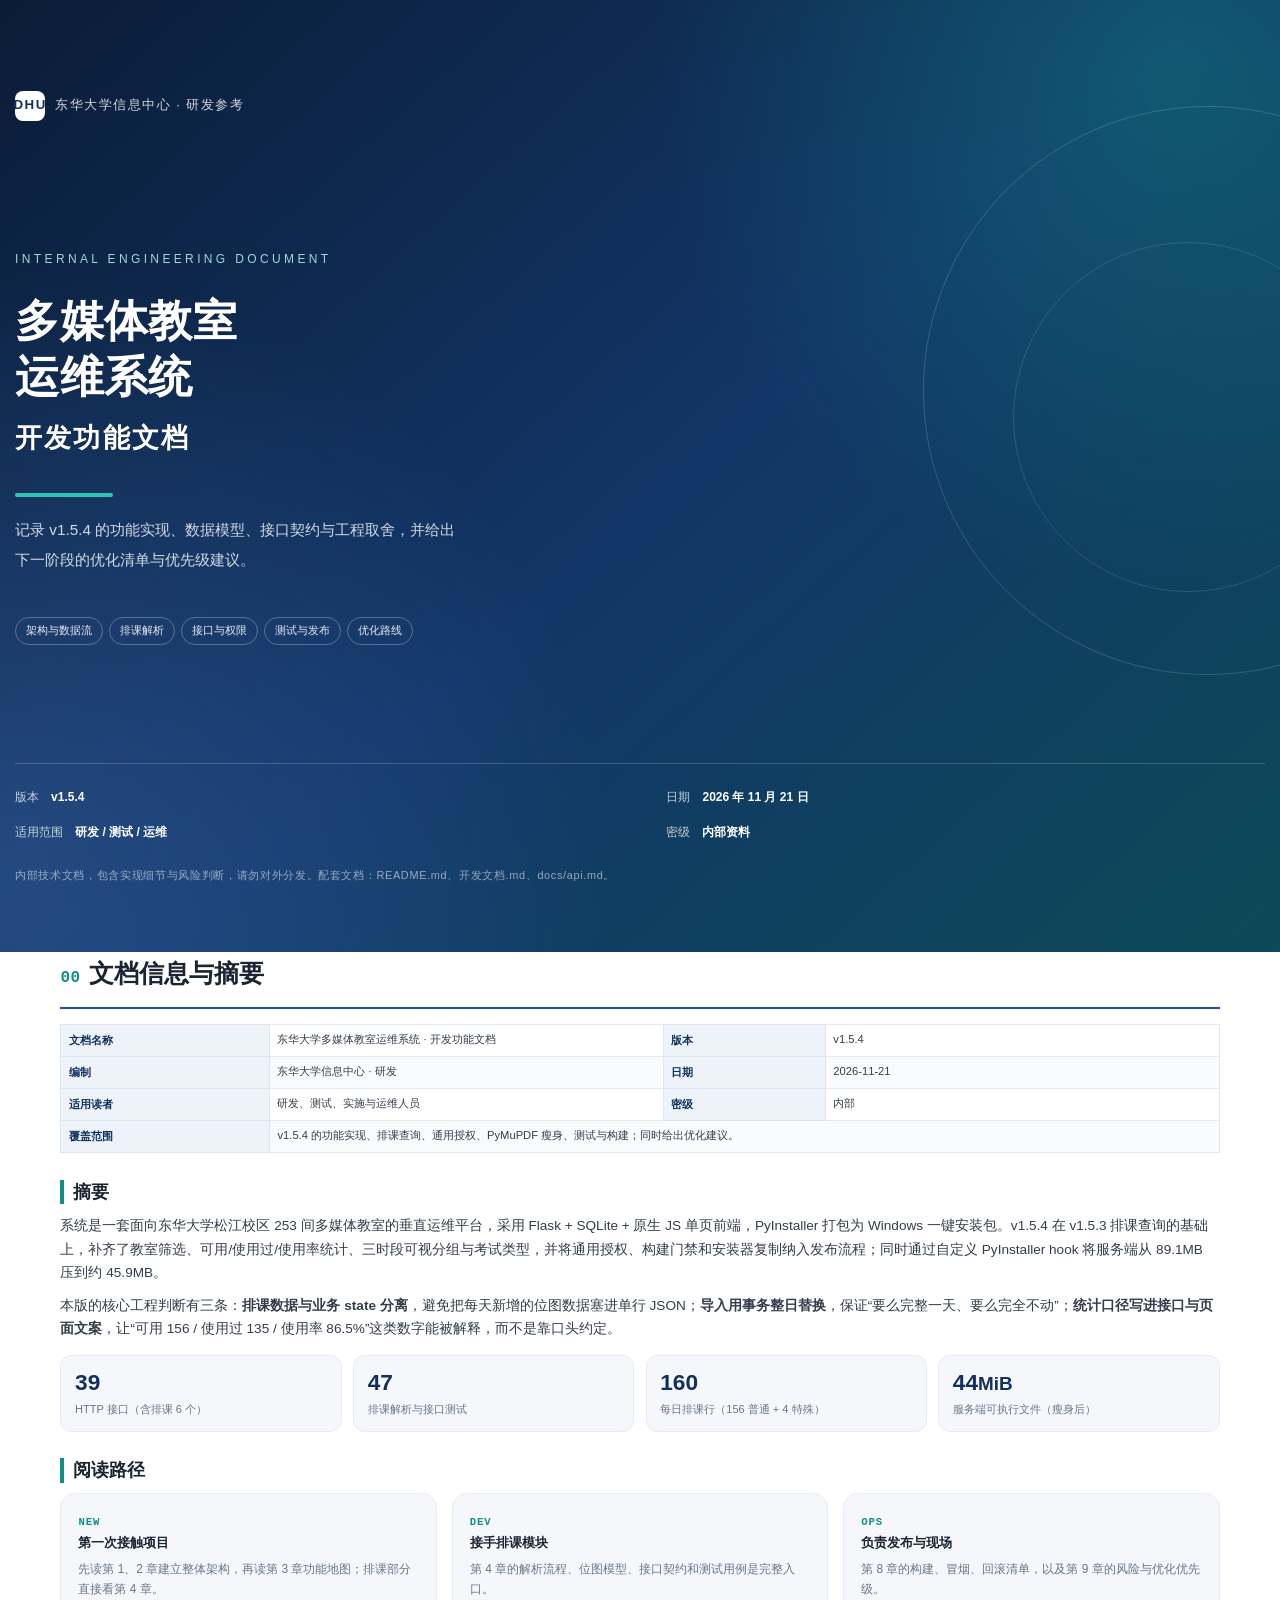
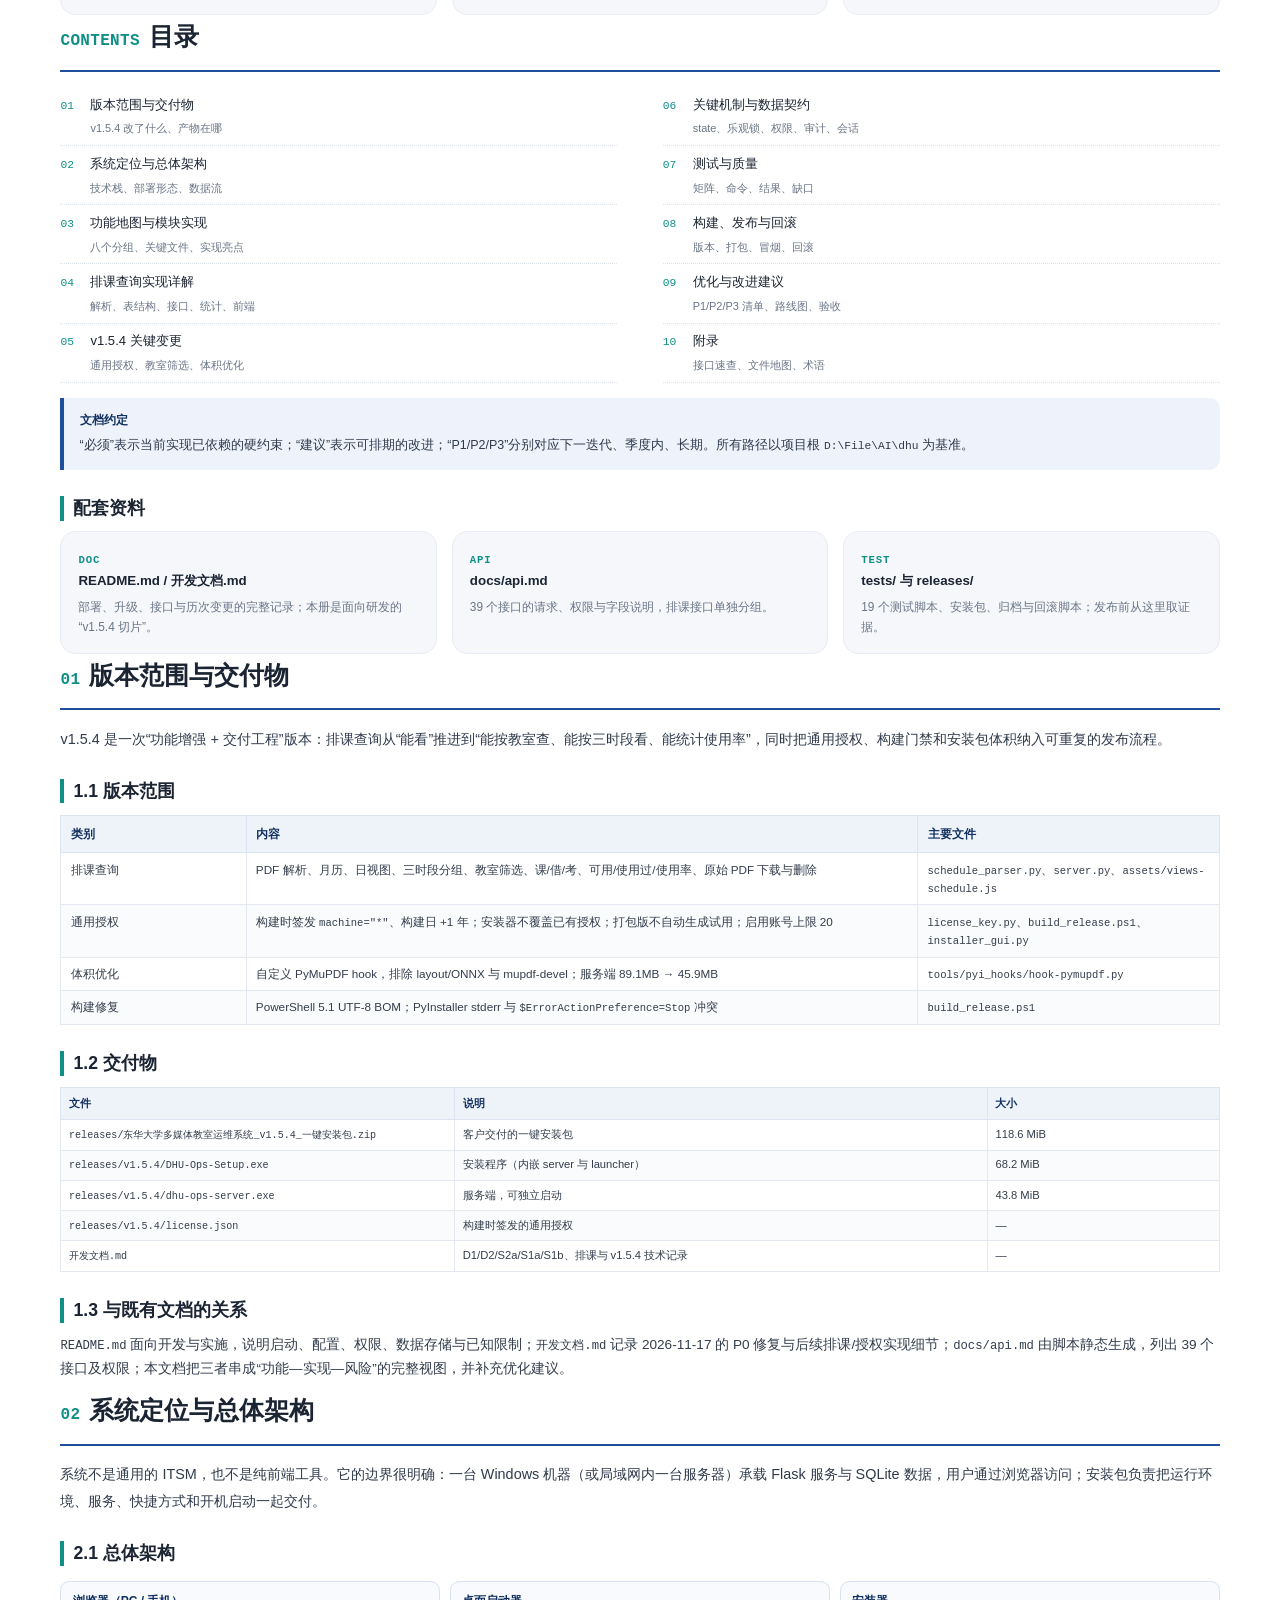
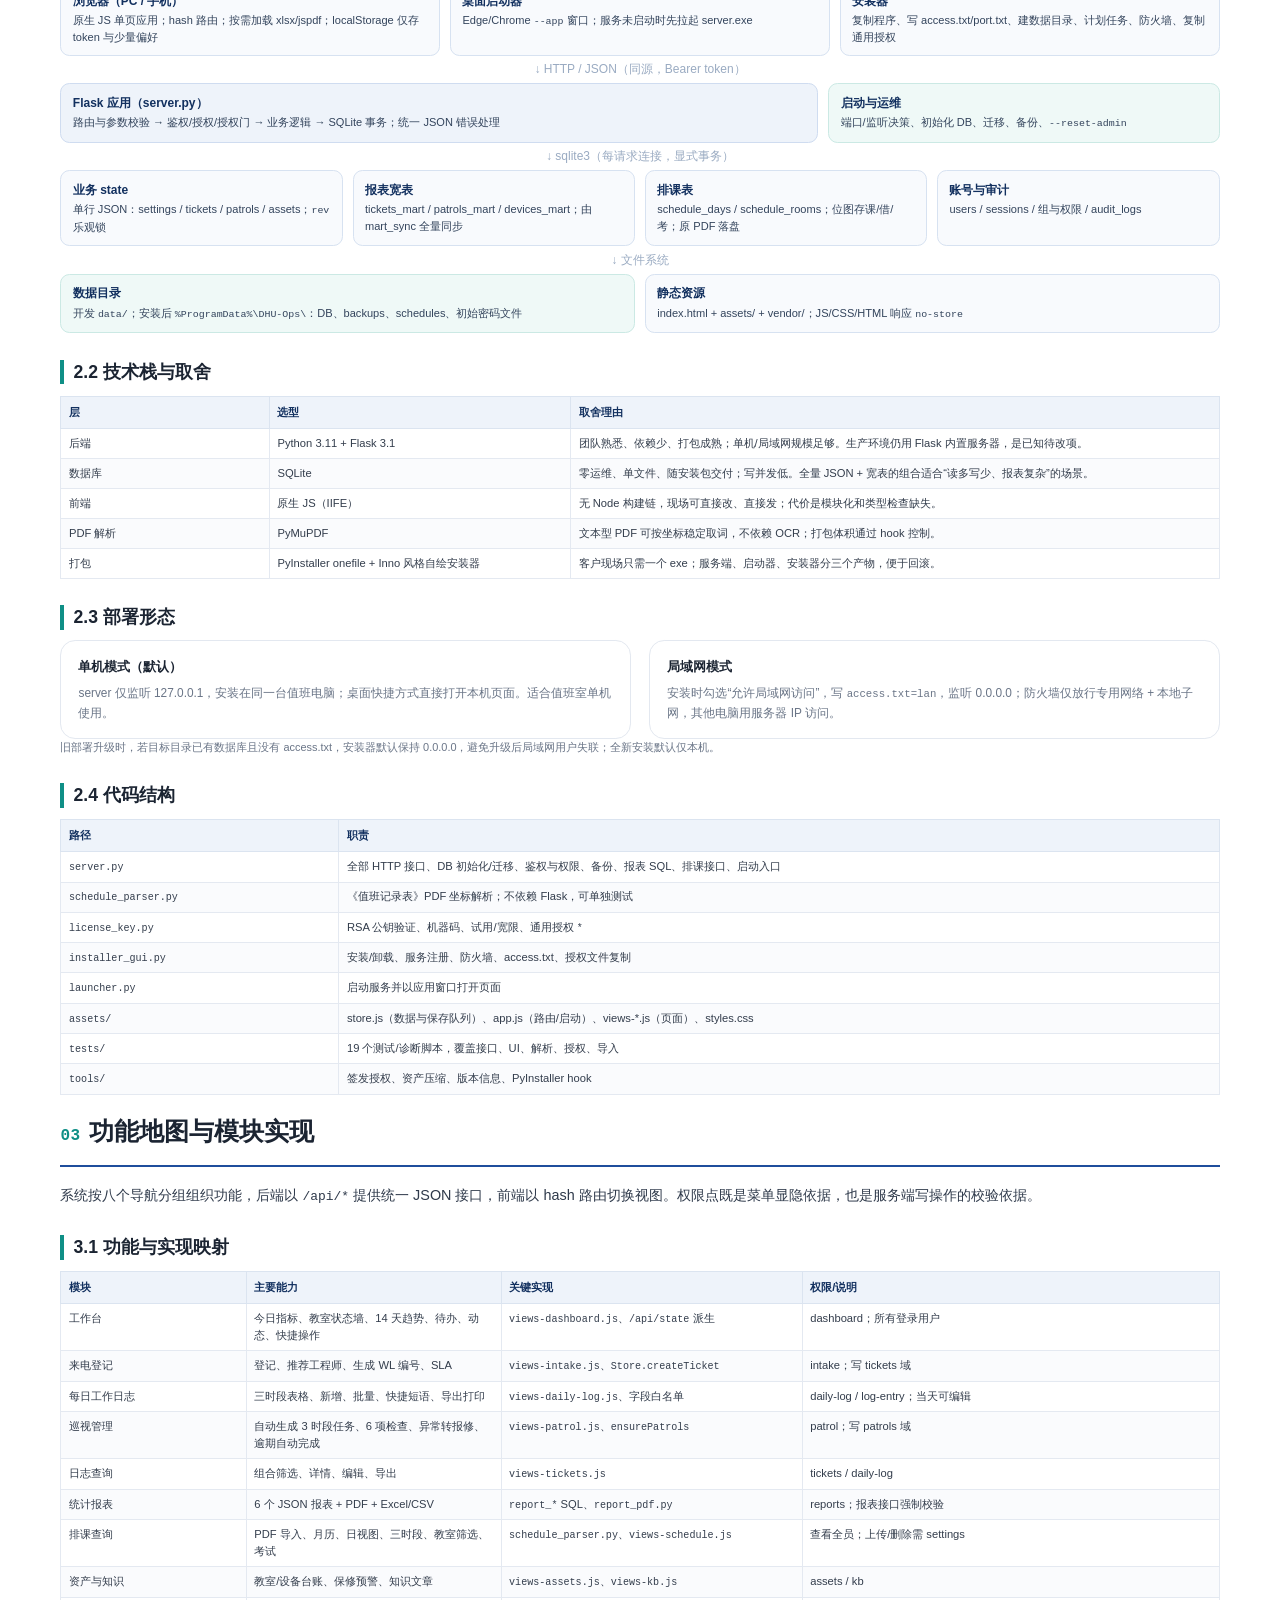
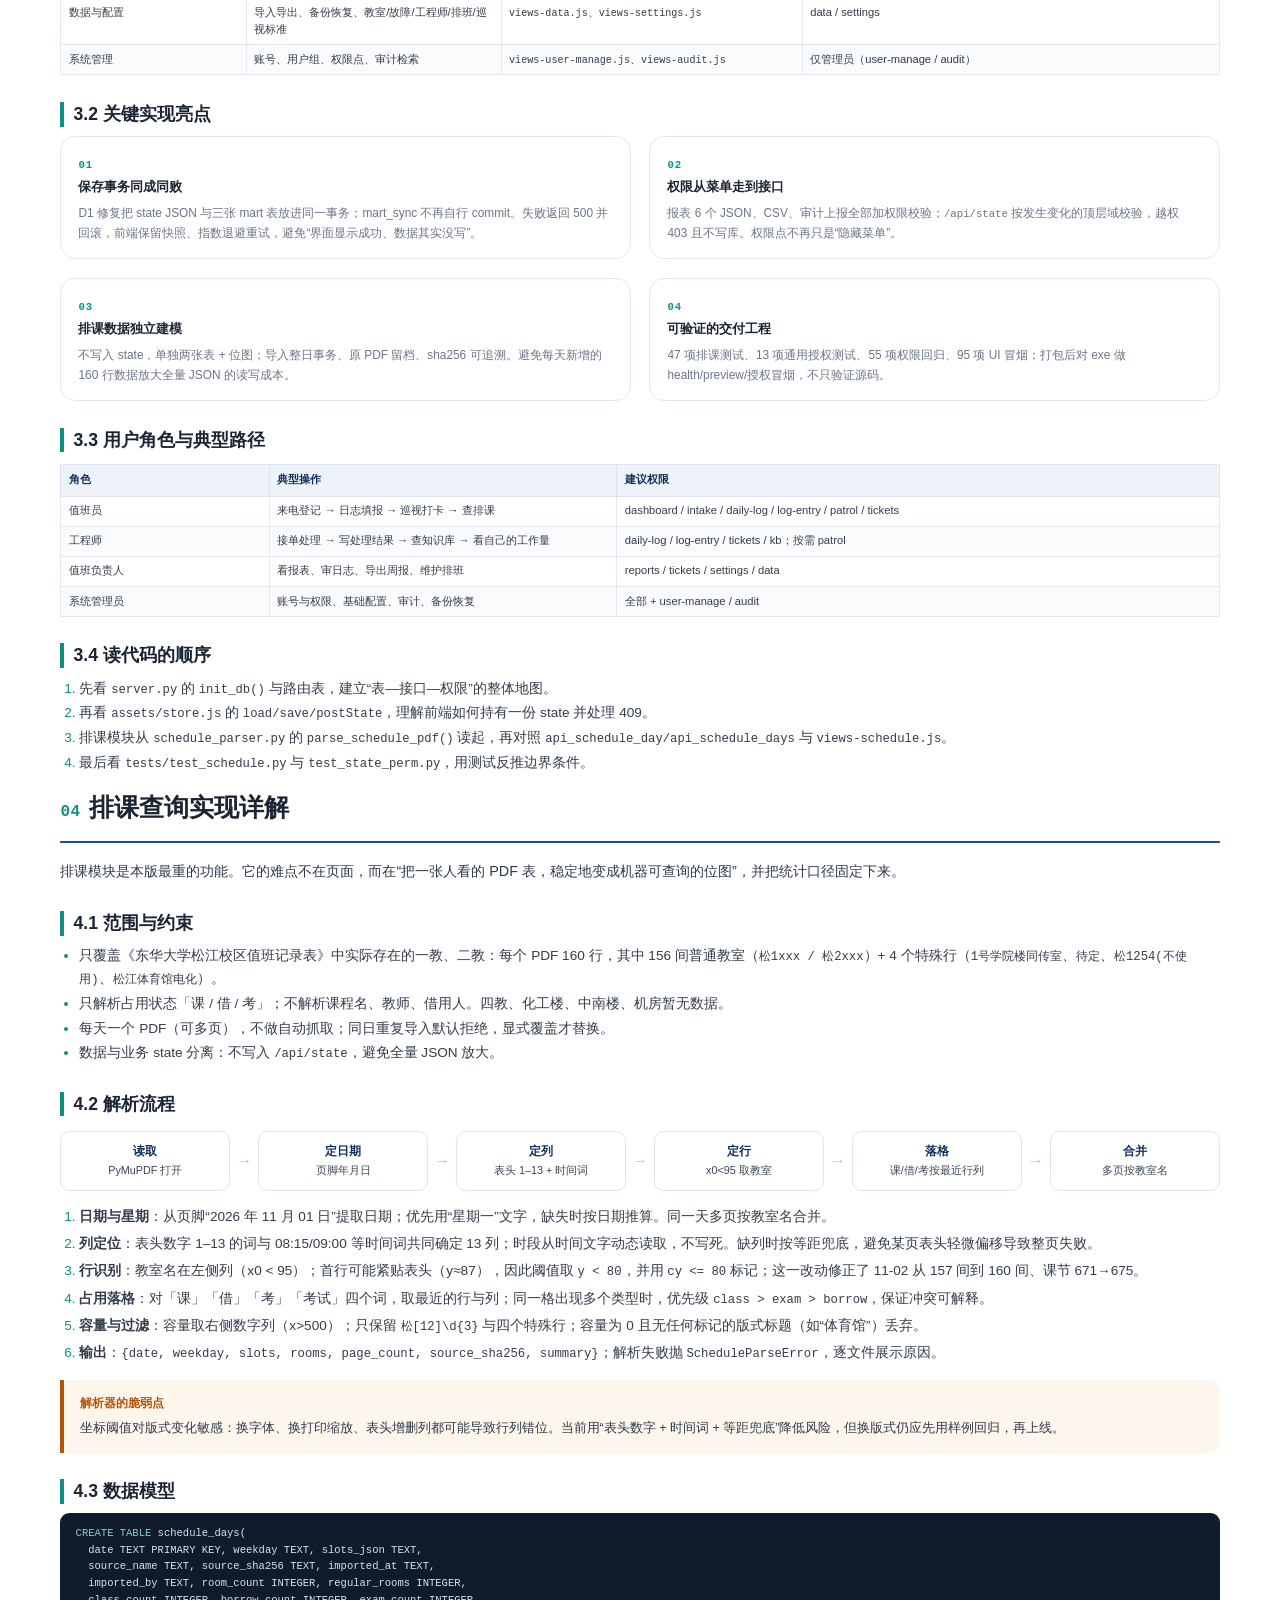
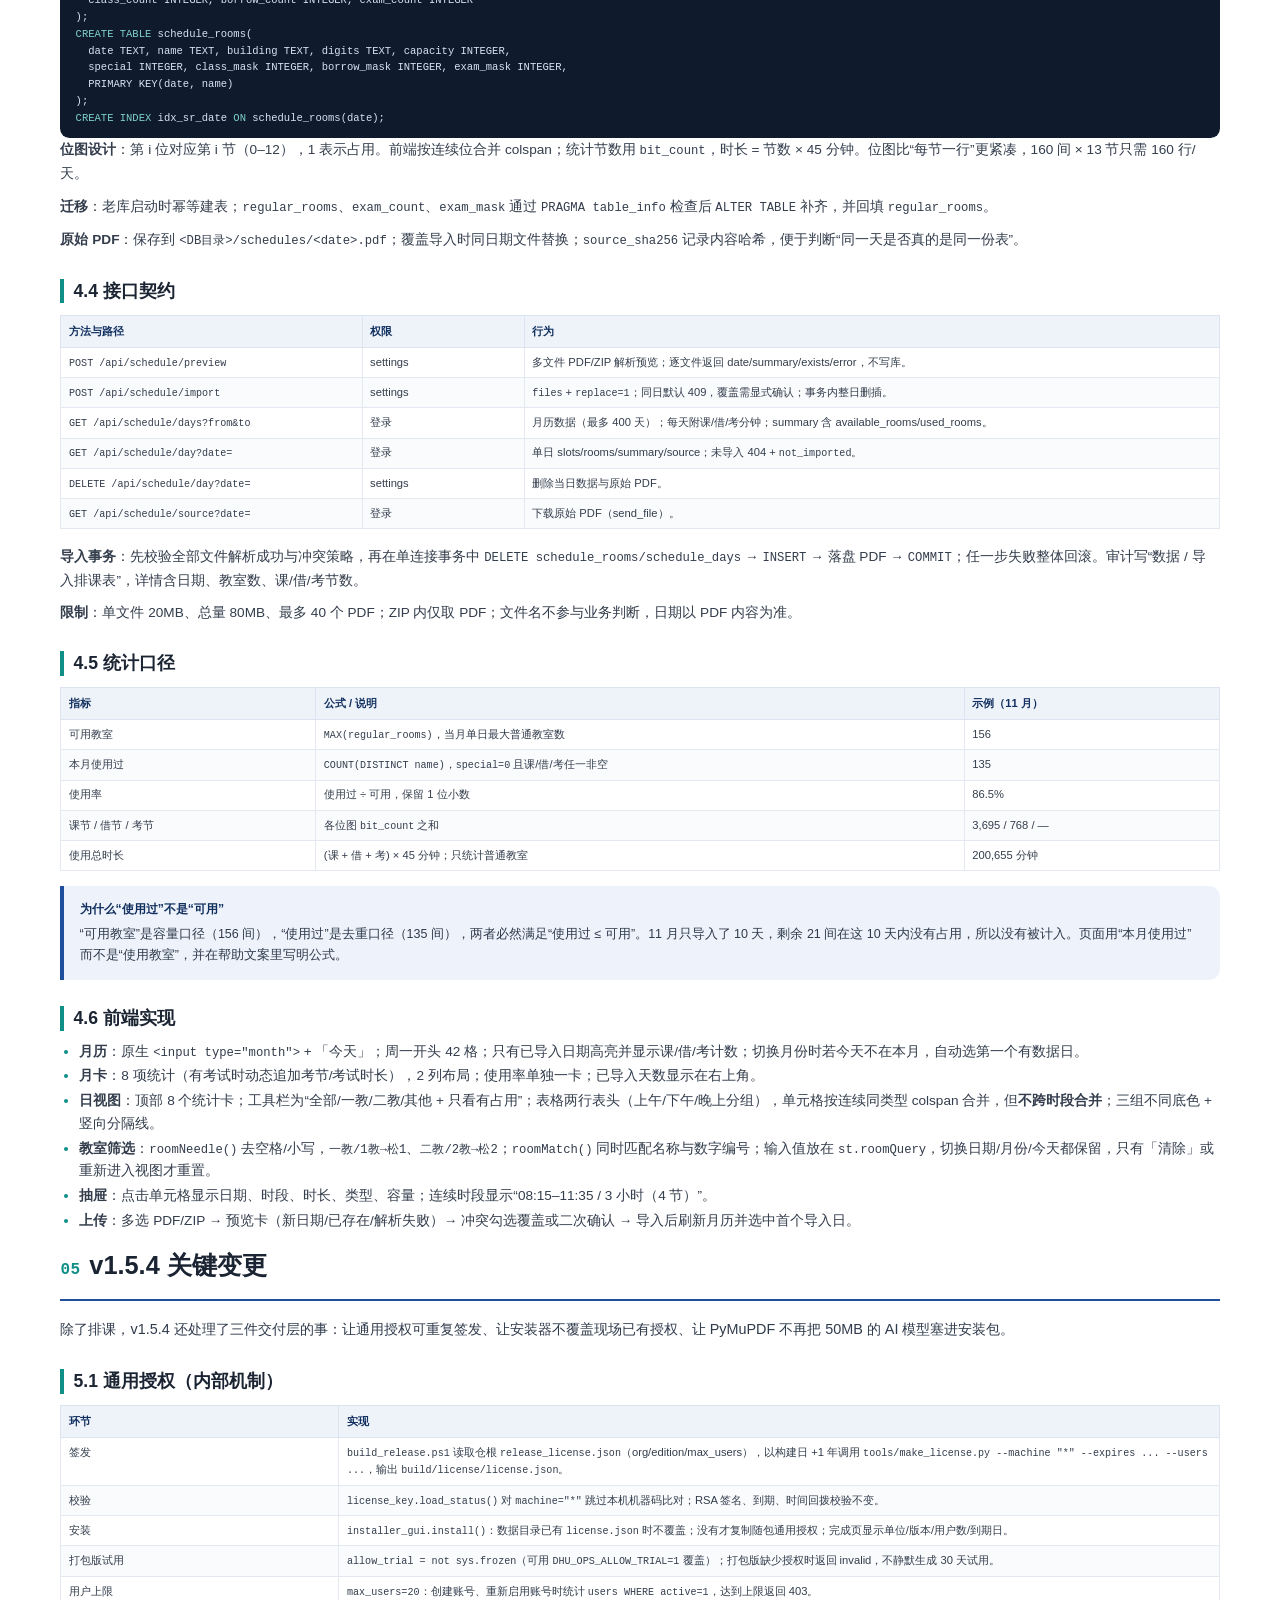
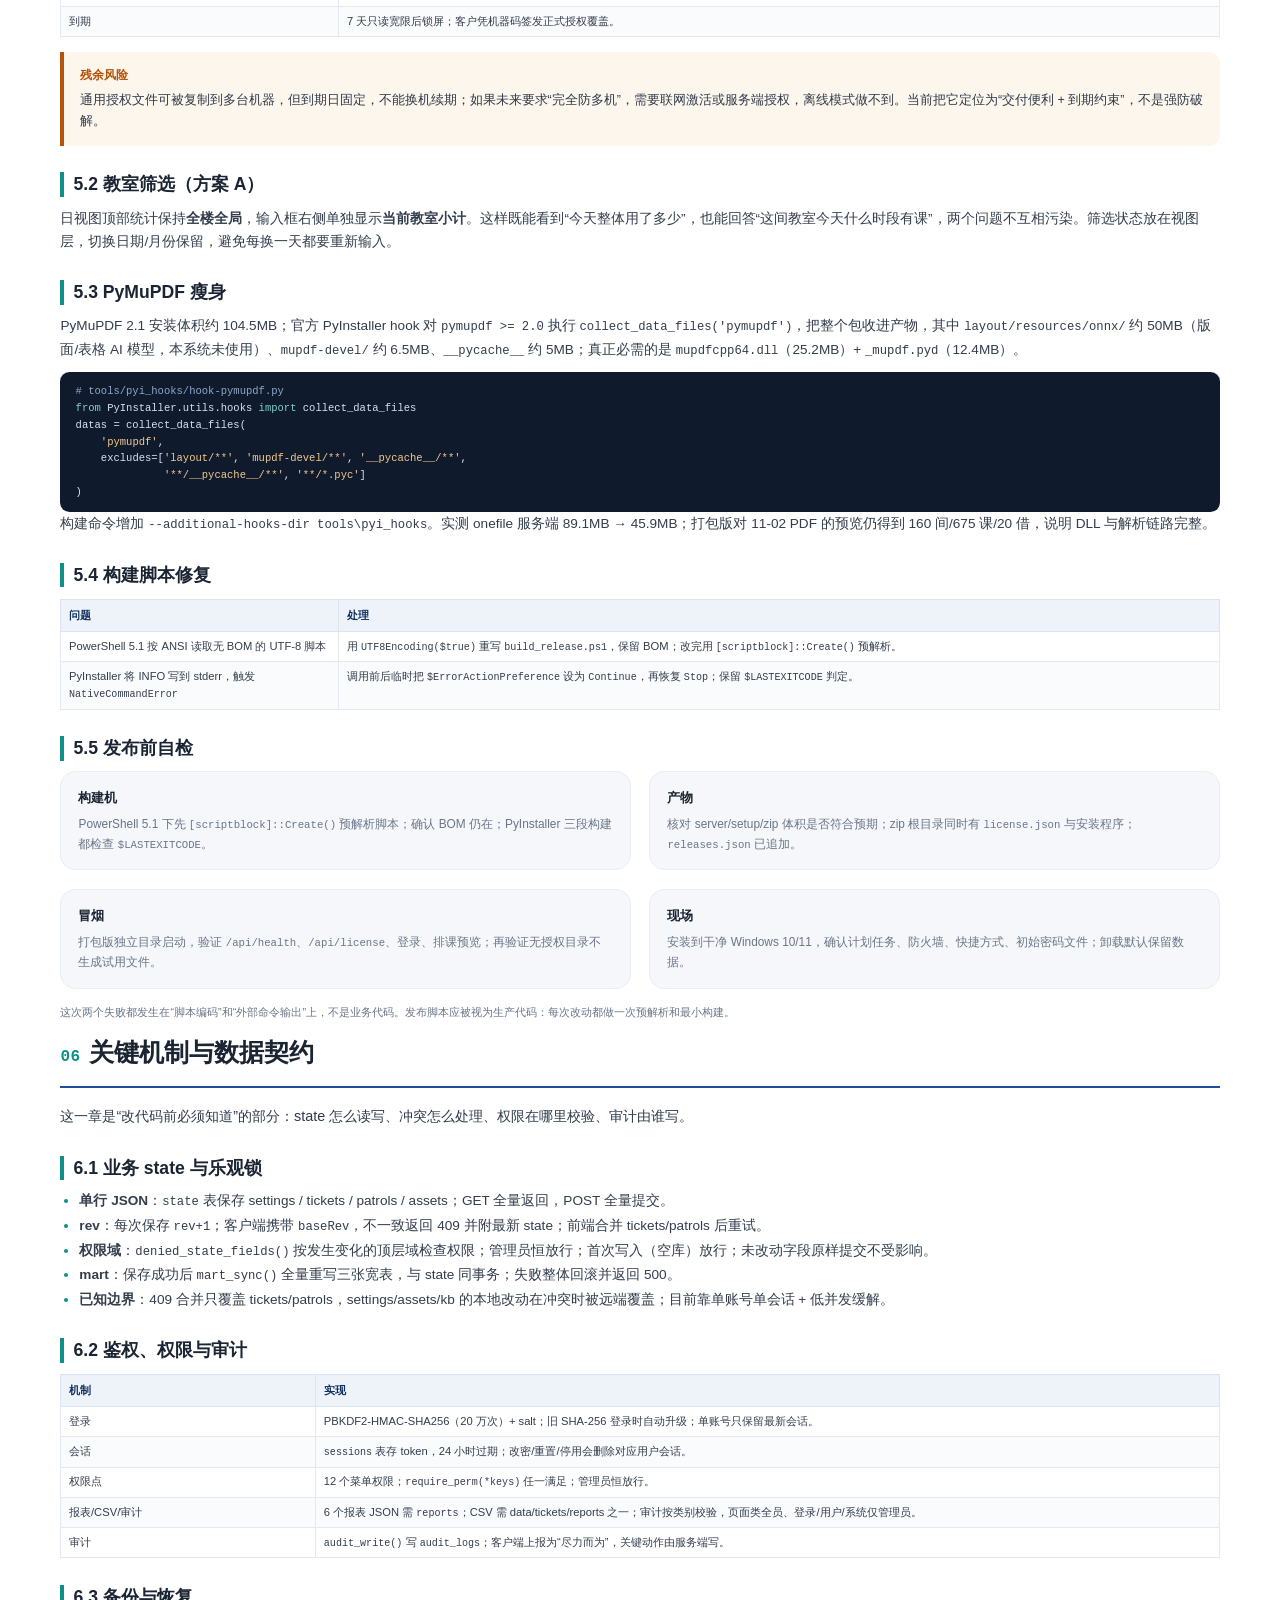
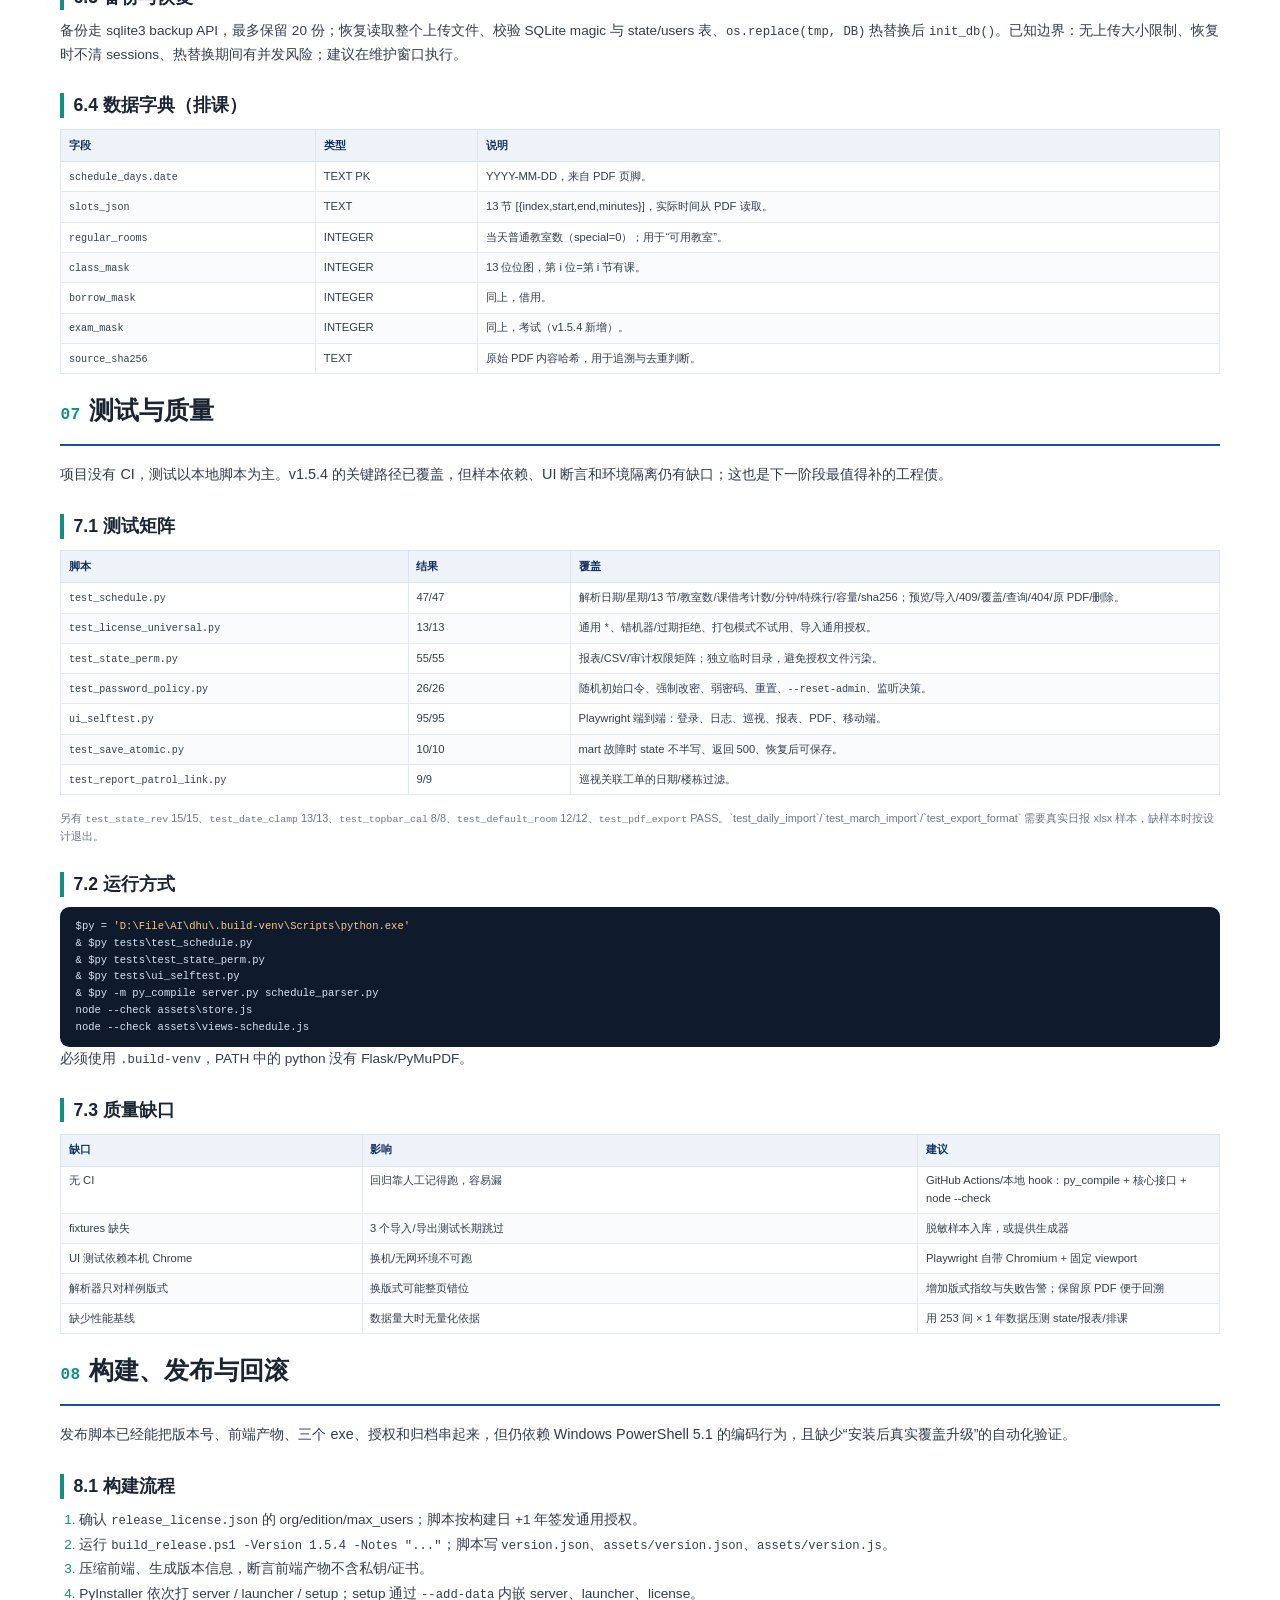
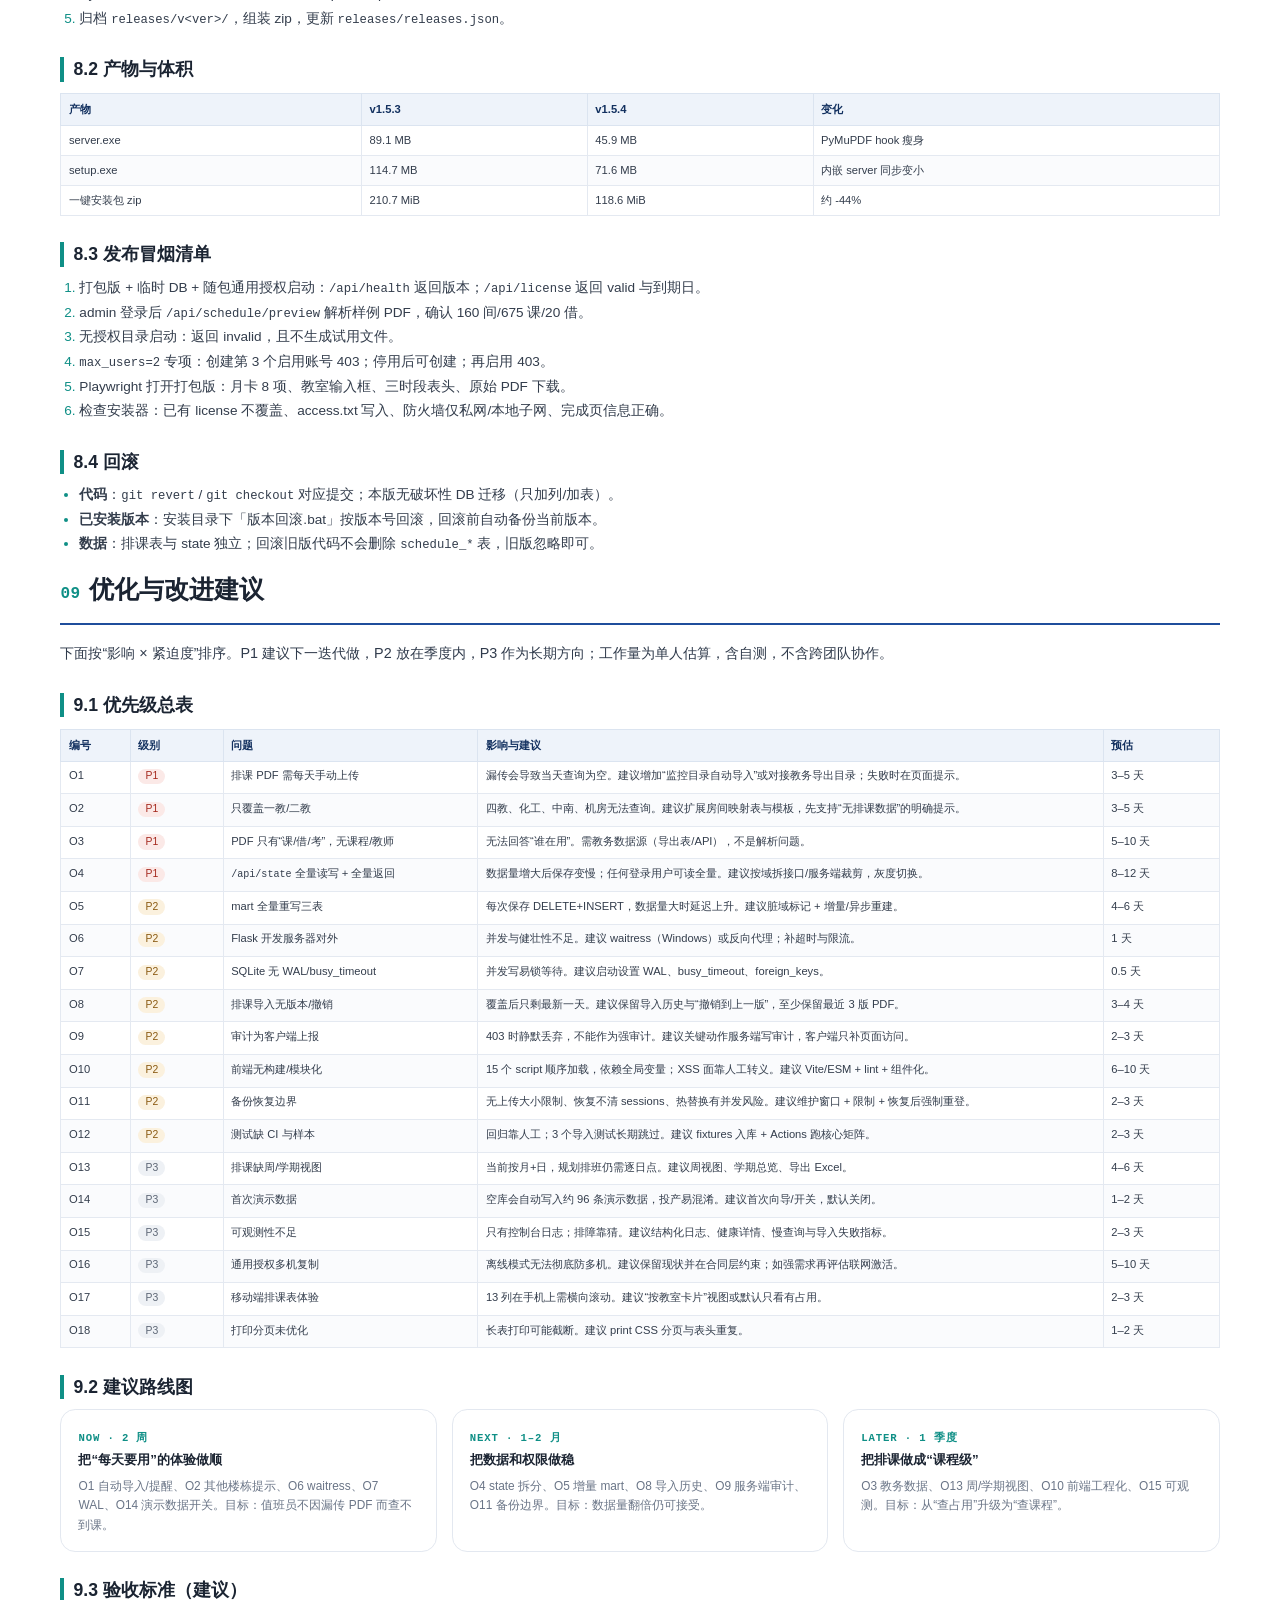
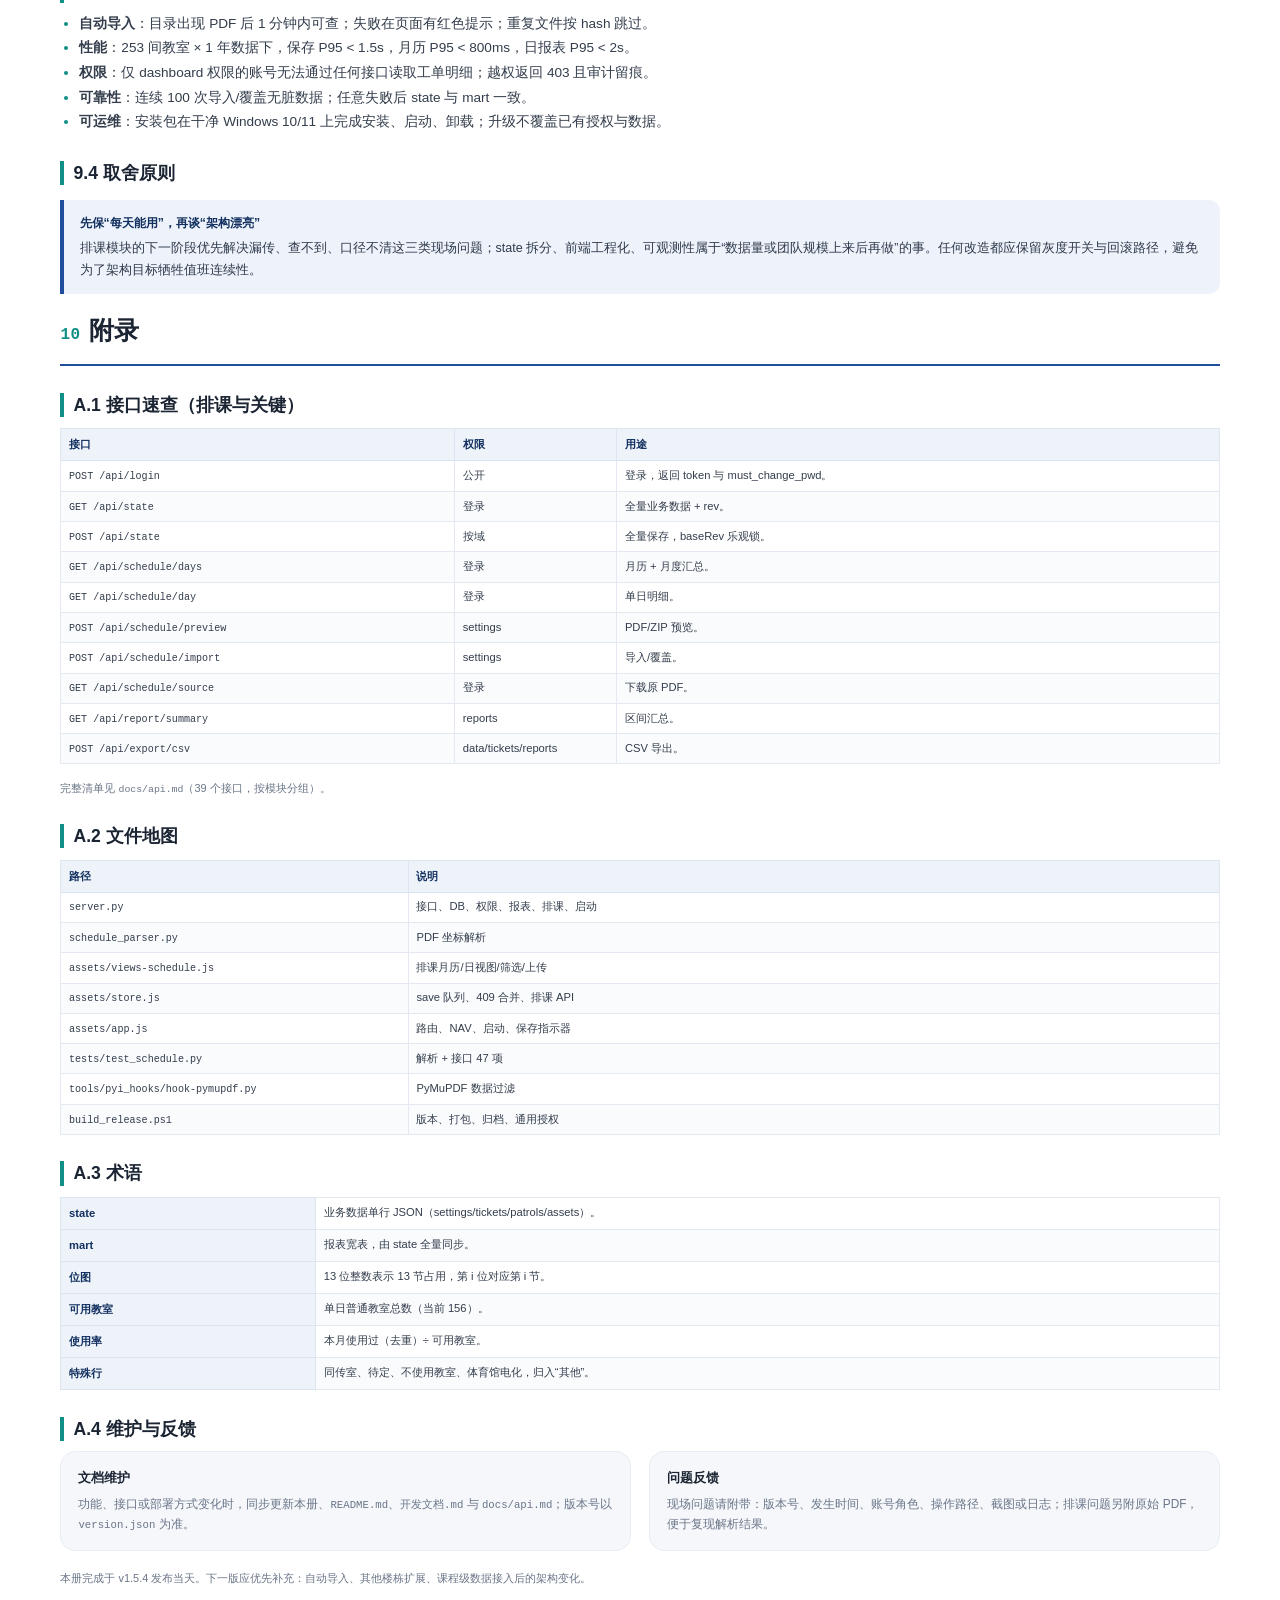
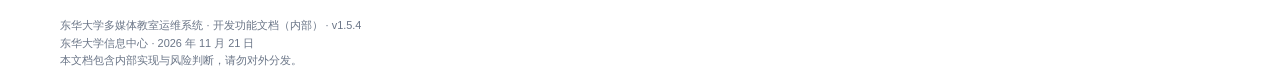
<file: docs/开发功能文档_v1.5.4_内部.html>
<!DOCTYPE html>
<html lang="zh-CN">
<head>
<meta charset="utf-8">
<title>东华大学多媒体教室运维系统 · 开发功能文档（内部）v1.5.4</title>
<link rel="stylesheet" href="_assets/doc.css">
</head>
<body>

<!-- ================= 封面 ================= -->
<div class="cover page">
  <div class="cover-top"><span class="cover-logo">DHU</span><span>东华大学信息中心 · 研发参考</span></div>
  <div class="cover-kicker">Internal Engineering Document</div>
  <h1>多媒体教室<br>运维系统</h1>
  <div class="cover-sub">开发功能文档</div>
  <div class="cover-line"></div>
  <p class="cover-desc">记录 v1.5.4 的功能实现、数据模型、接口契约与工程取舍，并给出下一阶段的优化清单与优先级建议。</p>
  <div class="cover-tags">
    <span class="cover-tag">架构与数据流</span><span class="cover-tag">排课解析</span><span class="cover-tag">接口与权限</span>
    <span class="cover-tag">测试与发布</span><span class="cover-tag">优化路线</span>
  </div>
  <div class="cover-meta">
    <div>版本　<b>v1.5.4</b></div><div>日期　<b>2026 年 11 月 21 日</b></div>
    <div>适用范围　<b>研发 / 测试 / 运维</b></div><div>密级　<b>内部资料</b></div>
  </div>
  <div class="cover-foot">内部技术文档，包含实现细节与风险判断，请勿对外分发。配套文档：README.md、开发文档.md、docs/api.md。</div>
</div>

<!-- ================= 文档信息 + 摘要 ================= -->
<div class="section page">
  <h1 class="sec"><span class="no">00</span>文档信息与摘要</h1>
  <table class="compact fixed">
    <tbody>
      <tr><th style="width:18%">文档名称</th><td>东华大学多媒体教室运维系统 · 开发功能文档</td><th style="width:14%">版本</th><td>v1.5.4</td></tr>
      <tr><th>编制</th><td>东华大学信息中心 · 研发</td><th>日期</th><td>2026-11-21</td></tr>
      <tr><th>适用读者</th><td>研发、测试、实施与运维人员</td><th>密级</th><td>内部</td></tr>
      <tr><th>覆盖范围</th><td colspan="3">v1.5.4 的功能实现、排课查询、通用授权、PyMuPDF 瘦身、测试与构建；同时给出优化建议。</td></tr>
    </tbody>
  </table>

  <h2>摘要</h2>
  <p>系统是一套面向东华大学松江校区 253 间多媒体教室的垂直运维平台，采用 Flask + SQLite + 原生 JS 单页前端，PyInstaller 打包为 Windows 一键安装包。v1.5.4 在 v1.5.3 排课查询的基础上，补齐了教室筛选、可用/使用过/使用率统计、三时段可视分组与考试类型，并将通用授权、构建门禁和安装器复制纳入发布流程；同时通过自定义 PyInstaller hook 将服务端从 89.1MB 压到约 45.9MB。</p>
  <p>本版的核心工程判断有三条：<b>排课数据与业务 state 分离</b>，避免把每天新增的位图数据塞进单行 JSON；<b>导入用事务整日替换</b>，保证“要么完整一天、要么完全不动”；<b>统计口径写进接口与页面文案</b>，让“可用 156 / 使用过 135 / 使用率 86.5%”这类数字能被解释，而不是靠口头约定。</p>

  <div class="kpi-grid">
    <div class="kpi"><b>39</b><span>HTTP 接口（含排课 6 个）</span></div>
    <div class="kpi"><b>47</b><span>排课解析与接口测试</span></div>
    <div class="kpi"><b>160</b><span>每日排课行（156 普通 + 4 特殊）</span></div>
    <div class="kpi"><b>44<small>MiB</small></b><span>服务端可执行文件（瘦身后）</span></div>
  </div>

  <h2>阅读路径</h2>
  <div class="grid-3">
    <div class="card soft"><span class="n">NEW</span><h4>第一次接触项目</h4><p>先读第 1、2 章建立整体架构，再读第 3 章功能地图；排课部分直接看第 4 章。</p></div>
    <div class="card soft"><span class="n">DEV</span><h4>接手排课模块</h4><p>第 4 章的解析流程、位图模型、接口契约和测试用例是完整入口。</p></div>
    <div class="card soft"><span class="n">OPS</span><h4>负责发布与现场</h4><p>第 8 章的构建、冒烟、回滚清单，以及第 9 章的风险与优化优先级。</p></div>
  </div>
</div>

<!-- ================= 目录 ================= -->
<div class="section page">
  <h1 class="sec"><span class="no">CONTENTS</span>目录</h1>
  <div class="toc">
    <div class="toc-grid">
      <div>
        <div class="toc-item"><span class="toc-no">01</span><span><span class="toc-title">版本范围与交付物</span><br><span class="toc-sub">v1.5.4 改了什么、产物在哪</span></span></div>
        <div class="toc-item"><span class="toc-no">02</span><span><span class="toc-title">系统定位与总体架构</span><br><span class="toc-sub">技术栈、部署形态、数据流</span></span></div>
        <div class="toc-item"><span class="toc-no">03</span><span><span class="toc-title">功能地图与模块实现</span><br><span class="toc-sub">八个分组、关键文件、实现亮点</span></span></div>
        <div class="toc-item"><span class="toc-no">04</span><span><span class="toc-title">排课查询实现详解</span><br><span class="toc-sub">解析、表结构、接口、统计、前端</span></span></div>
        <div class="toc-item"><span class="toc-no">05</span><span><span class="toc-title">v1.5.4 关键变更</span><br><span class="toc-sub">通用授权、教室筛选、体积优化</span></span></div>
      </div>
      <div>
        <div class="toc-item"><span class="toc-no">06</span><span><span class="toc-title">关键机制与数据契约</span><br><span class="toc-sub">state、乐观锁、权限、审计、会话</span></span></div>
        <div class="toc-item"><span class="toc-no">07</span><span><span class="toc-title">测试与质量</span><br><span class="toc-sub">矩阵、命令、结果、缺口</span></span></div>
        <div class="toc-item"><span class="toc-no">08</span><span><span class="toc-title">构建、发布与回滚</span><br><span class="toc-sub">版本、打包、冒烟、回滚</span></span></div>
        <div class="toc-item"><span class="toc-no">09</span><span><span class="toc-title">优化与改进建议</span><br><span class="toc-sub">P1/P2/P3 清单、路线图、验收</span></span></div>
        <div class="toc-item"><span class="toc-no">10</span><span><span class="toc-title">附录</span><br><span class="toc-sub">接口速查、文件地图、术语</span></span></div>
      </div>
    </div>
  </div>
  <div class="callout">
    <div class="t">文档约定</div>
    <p>“必须”表示当前实现已依赖的硬约束；“建议”表示可排期的改进；“P1/P2/P3”分别对应下一迭代、季度内、长期。所有路径以项目根 <span class="mono">D:\File\AI\dhu</span> 为基准。</p>
  </div>

  <h2>配套资料</h2>
  <div class="grid-3">
    <div class="card soft"><span class="n">DOC</span><h4>README.md / 开发文档.md</h4><p>部署、升级、接口与历次变更的完整记录；本册是面向研发的“v1.5.4 切片”。</p></div>
    <div class="card soft"><span class="n">API</span><h4>docs/api.md</h4><p>39 个接口的请求、权限与字段说明，排课接口单独分组。</p></div>
    <div class="card soft"><span class="n">TEST</span><h4>tests/ 与 releases/</h4><p>19 个测试脚本、安装包、归档与回滚脚本；发布前从这里取证据。</p></div>
  </div>
</div>

<!-- ================= 01 ================= -->
<div class="section page">
  <h1 class="sec"><span class="no">01</span>版本范围与交付物</h1>
  <p class="lead">v1.5.4 是一次“功能增强 + 交付工程”版本：排课查询从“能看”推进到“能按教室查、能按三时段看、能统计使用率”，同时把通用授权、构建门禁和安装包体积纳入可重复的发布流程。</p>

  <h2>1.1 版本范围</h2>
  <table>
    <thead><tr><th style="width:16%">类别</th><th>内容</th><th style="width:26%">主要文件</th></tr></thead>
    <tbody>
      <tr><td>排课查询</td><td>PDF 解析、月历、日视图、三时段分组、教室筛选、课/借/考、可用/使用过/使用率、原始 PDF 下载与删除</td><td><span class="mono">schedule_parser.py</span>、<span class="mono">server.py</span>、<span class="mono">assets/views-schedule.js</span></td></tr>
      <tr><td>通用授权</td><td>构建时签发 <span class="mono">machine="*"</span>、构建日 +1 年；安装器不覆盖已有授权；打包版不自动生成试用；启用账号上限 20</td><td><span class="mono">license_key.py</span>、<span class="mono">build_release.ps1</span>、<span class="mono">installer_gui.py</span></td></tr>
      <tr><td>体积优化</td><td>自定义 PyMuPDF hook，排除 layout/ONNX 与 mupdf-devel；服务端 89.1MB → 45.9MB</td><td><span class="mono">tools/pyi_hooks/hook-pymupdf.py</span></td></tr>
      <tr><td>构建修复</td><td>PowerShell 5.1 UTF-8 BOM；PyInstaller stderr 与 <span class="mono">$ErrorActionPreference=Stop</span> 冲突</td><td><span class="mono">build_release.ps1</span></td></tr>
    </tbody>
  </table>

  <h2>1.2 交付物</h2>
  <table class="compact">
    <thead><tr><th style="width:34%">文件</th><th>说明</th><th style="width:20%">大小</th></tr></thead>
    <tbody>
      <tr><td><span class="mono">releases/东华大学多媒体教室运维系统_v1.5.4_一键安装包.zip</span></td><td>客户交付的一键安装包</td><td>118.6 MiB</td></tr>
      <tr><td><span class="mono">releases/v1.5.4/DHU-Ops-Setup.exe</span></td><td>安装程序（内嵌 server 与 launcher）</td><td>68.2 MiB</td></tr>
      <tr><td><span class="mono">releases/v1.5.4/dhu-ops-server.exe</span></td><td>服务端，可独立启动</td><td>43.8 MiB</td></tr>
      <tr><td><span class="mono">releases/v1.5.4/license.json</span></td><td>构建时签发的通用授权</td><td>—</td></tr>
      <tr><td><span class="mono">开发文档.md</span></td><td>D1/D2/S2a/S1a/S1b、排课与 v1.5.4 技术记录</td><td>—</td></tr>
    </tbody>
  </table>

  <h2>1.3 与既有文档的关系</h2>
  <p><span class="mono">README.md</span> 面向开发与实施，说明启动、配置、权限、数据存储与已知限制；<span class="mono">开发文档.md</span> 记录 2026-11-17 的 P0 修复与后续排课/授权实现细节；<span class="mono">docs/api.md</span> 由脚本静态生成，列出 39 个接口及权限；本文档把三者串成“功能—实现—风险”的完整视图，并补充优化建议。</p>
</div>

<!-- ================= 02 ================= -->
<div class="section page">
  <h1 class="sec"><span class="no">02</span>系统定位与总体架构</h1>
  <p class="lead">系统不是通用的 ITSM，也不是纯前端工具。它的边界很明确：一台 Windows 机器（或局域网内一台服务器）承载 Flask 服务与 SQLite 数据，用户通过浏览器访问；安装包负责把运行环境、服务、快捷方式和开机启动一起交付。</p>

  <h2>2.1 总体架构</h2>
  <div class="arch">
    <div class="arch-row">
      <div class="arch-box"><b>浏览器（PC / 手机）</b>原生 JS 单页应用；hash 路由；按需加载 xlsx/jspdf；localStorage 仅存 token 与少量偏好</div>
      <div class="arch-box"><b>桌面启动器</b>Edge/Chrome <span class="mono">--app</span> 窗口；服务未启动时先拉起 server.exe</div>
      <div class="arch-box"><b>安装器</b>复制程序、写 access.txt/port.txt、建数据目录、计划任务、防火墙、复制通用授权</div>
    </div>
    <div class="arch-arrow">↓ HTTP / JSON（同源，Bearer token）</div>
    <div class="arch-row">
      <div class="arch-box dark" style="flex:2"><b>Flask 应用（server.py）</b>路由与参数校验 → 鉴权/授权/授权门 → 业务逻辑 → SQLite 事务；统一 JSON 错误处理</div>
      <div class="arch-box teal"><b>启动与运维</b>端口/监听决策、初始化 DB、迁移、备份、<span class="mono">--reset-admin</span></div>
    </div>
    <div class="arch-arrow">↓ sqlite3（每请求连接，显式事务）</div>
    <div class="arch-row">
      <div class="arch-box"><b>业务 state</b>单行 JSON：settings / tickets / patrols / assets；<span class="mono">rev</span> 乐观锁</div>
      <div class="arch-box"><b>报表宽表</b>tickets_mart / patrols_mart / devices_mart；由 mart_sync 全量同步</div>
      <div class="arch-box"><b>排课表</b>schedule_days / schedule_rooms；位图存课/借/考；原 PDF 落盘</div>
      <div class="arch-box"><b>账号与审计</b>users / sessions / 组与权限 / audit_logs</div>
    </div>
    <div class="arch-arrow">↓ 文件系统</div>
    <div class="arch-row">
      <div class="arch-box teal"><b>数据目录</b>开发 <span class="mono">data/</span>；安装后 <span class="mono">%ProgramData%\DHU-Ops\</span>：DB、backups、schedules、初始密码文件</div>
      <div class="arch-box"><b>静态资源</b>index.html + assets/ + vendor/；JS/CSS/HTML 响应 <span class="mono">no-store</span></div>
    </div>
  </div>

  <h2>2.2 技术栈与取舍</h2>
  <table class="compact">
    <thead><tr><th style="width:18%">层</th><th style="width:26%">选型</th><th>取舍理由</th></tr></thead>
    <tbody>
      <tr><td>后端</td><td>Python 3.11 + Flask 3.1</td><td>团队熟悉、依赖少、打包成熟；单机/局域网规模足够。生产环境仍用 Flask 内置服务器，是已知待改项。</td></tr>
      <tr><td>数据库</td><td>SQLite</td><td>零运维、单文件、随安装包交付；写并发低。全量 JSON + 宽表的组合适合“读多写少、报表复杂”的场景。</td></tr>
      <tr><td>前端</td><td>原生 JS（IIFE）</td><td>无 Node 构建链，现场可直接改、直接发；代价是模块化和类型检查缺失。</td></tr>
      <tr><td>PDF 解析</td><td>PyMuPDF</td><td>文本型 PDF 可按坐标稳定取词，不依赖 OCR；打包体积通过 hook 控制。</td></tr>
      <tr><td>打包</td><td>PyInstaller onefile + Inno 风格自绘安装器</td><td>客户现场只需一个 exe；服务端、启动器、安装器分三个产物，便于回滚。</td></tr>
    </tbody>
  </table>

  <h2>2.3 部署形态</h2>
  <div class="grid-2">
    <div class="card"><h4>单机模式（默认）</h4><p>server 仅监听 127.0.0.1，安装在同一台值班电脑；桌面快捷方式直接打开本机页面。适合值班室单机使用。</p></div>
    <div class="card"><h4>局域网模式</h4><p>安装时勾选“允许局域网访问”，写 <span class="mono">access.txt=lan</span>，监听 0.0.0.0；防火墙仅放行专用网络 + 本地子网，其他电脑用服务器 IP 访问。</p></div>
  </div>
  <p class="note">旧部署升级时，若目标目录已有数据库且没有 access.txt，安装器默认保持 0.0.0.0，避免升级后局域网用户失联；全新安装默认仅本机。</p>

  <h2>2.4 代码结构</h2>
  <table class="compact">
    <thead><tr><th style="width:24%">路径</th><th>职责</th></tr></thead>
    <tbody>
      <tr><td><span class="mono">server.py</span></td><td>全部 HTTP 接口、DB 初始化/迁移、鉴权与权限、备份、报表 SQL、排课接口、启动入口</td></tr>
      <tr><td><span class="mono">schedule_parser.py</span></td><td>《值班记录表》PDF 坐标解析；不依赖 Flask，可单独测试</td></tr>
      <tr><td><span class="mono">license_key.py</span></td><td>RSA 公钥验证、机器码、试用/宽限、通用授权 <span class="mono">*</span></td></tr>
      <tr><td><span class="mono">installer_gui.py</span></td><td>安装/卸载、服务注册、防火墙、access.txt、授权文件复制</td></tr>
      <tr><td><span class="mono">launcher.py</span></td><td>启动服务并以应用窗口打开页面</td></tr>
      <tr><td><span class="mono">assets/</span></td><td>store.js（数据与保存队列）、app.js（路由/启动）、views-*.js（页面）、styles.css</td></tr>
      <tr><td><span class="mono">tests/</span></td><td>19 个测试/诊断脚本，覆盖接口、UI、解析、授权、导入</td></tr>
      <tr><td><span class="mono">tools/</span></td><td>签发授权、资产压缩、版本信息、PyInstaller hook</td></tr>
    </tbody>
  </table>
</div>

<!-- ================= 03 ================= -->
<div class="section page">
  <h1 class="sec"><span class="no">03</span>功能地图与模块实现</h1>
  <p class="lead">系统按八个导航分组组织功能，后端以 <span class="mono">/api/*</span> 提供统一 JSON 接口，前端以 hash 路由切换视图。权限点既是菜单显隐依据，也是服务端写操作的校验依据。</p>

  <h2>3.1 功能与实现映射</h2>
  <table class="compact">
    <thead><tr><th style="width:16%">模块</th><th style="width:22%">主要能力</th><th style="width:26%">关键实现</th><th>权限/说明</th></tr></thead>
    <tbody>
      <tr><td>工作台</td><td>今日指标、教室状态墙、14 天趋势、待办、动态、快捷操作</td><td><span class="mono">views-dashboard.js</span>、<span class="mono">/api/state</span> 派生</td><td>dashboard；所有登录用户</td></tr>
      <tr><td>来电登记</td><td>登记、推荐工程师、生成 WL 编号、SLA</td><td><span class="mono">views-intake.js</span>、<span class="mono">Store.createTicket</span></td><td>intake；写 tickets 域</td></tr>
      <tr><td>每日工作日志</td><td>三时段表格、新增、批量、快捷短语、导出打印</td><td><span class="mono">views-daily-log.js</span>、字段白名单</td><td>daily-log / log-entry；当天可编辑</td></tr>
      <tr><td>巡视管理</td><td>自动生成 3 时段任务、6 项检查、异常转报修、逾期自动完成</td><td><span class="mono">views-patrol.js</span>、<span class="mono">ensurePatrols</span></td><td>patrol；写 patrols 域</td></tr>
      <tr><td>日志查询</td><td>组合筛选、详情、编辑、导出</td><td><span class="mono">views-tickets.js</span></td><td>tickets / daily-log</td></tr>
      <tr><td>统计报表</td><td>6 个 JSON 报表 + PDF + Excel/CSV</td><td><span class="mono">report_*</span> SQL、<span class="mono">report_pdf.py</span></td><td>reports；报表接口强制校验</td></tr>
      <tr><td>排课查询</td><td>PDF 导入、月历、日视图、三时段、教室筛选、考试</td><td><span class="mono">schedule_parser.py</span>、<span class="mono">views-schedule.js</span></td><td>查看全员；上传/删除需 settings</td></tr>
      <tr><td>资产与知识</td><td>教室/设备台账、保修预警、知识文章</td><td><span class="mono">views-assets.js</span>、<span class="mono">views-kb.js</span></td><td>assets / kb</td></tr>
      <tr><td>数据与配置</td><td>导入导出、备份恢复、教室/故障/工程师/排班/巡视标准</td><td><span class="mono">views-data.js</span>、<span class="mono">views-settings.js</span></td><td>data / settings</td></tr>
      <tr><td>系统管理</td><td>账号、用户组、权限点、审计检索</td><td><span class="mono">views-user-manage.js</span>、<span class="mono">views-audit.js</span></td><td>仅管理员（user-manage / audit）</td></tr>
    </tbody>
  </table>

  <h2>3.2 关键实现亮点</h2>
  <div class="grid-2">
    <div class="card"><span class="n">01</span><h4>保存事务同成同败</h4><p>D1 修复把 state JSON 与三张 mart 表放进同一事务；mart_sync 不再自行 commit。失败返回 500 并回滚，前端保留快照、指数退避重试，避免“界面显示成功、数据其实没写”。</p></div>
    <div class="card"><span class="n">02</span><h4>权限从菜单走到接口</h4><p>报表 6 个 JSON、CSV、审计上报全部加权限校验；<span class="mono">/api/state</span> 按发生变化的顶层域校验，越权 403 且不写库。权限点不再只是“隐藏菜单”。</p></div>
    <div class="card"><span class="n">03</span><h4>排课数据独立建模</h4><p>不写入 state，单独两张表 + 位图；导入整日事务、原 PDF 留档、sha256 可追溯。避免每天新增的 160 行数据放大全量 JSON 的读写成本。</p></div>
    <div class="card"><span class="n">04</span><h4>可验证的交付工程</h4><p>47 项排课测试、13 项通用授权测试、55 项权限回归、95 项 UI 冒烟；打包后对 exe 做 health/preview/授权冒烟，不只验证源码。</p></div>
  </div>

  <h2>3.3 用户角色与典型路径</h2>
  <table class="compact">
    <thead><tr><th style="width:18%">角色</th><th style="width:30%">典型操作</th><th>建议权限</th></tr></thead>
    <tbody>
      <tr><td>值班员</td><td>来电登记 → 日志填报 → 巡视打卡 → 查排课</td><td>dashboard / intake / daily-log / log-entry / patrol / tickets</td></tr>
      <tr><td>工程师</td><td>接单处理 → 写处理结果 → 查知识库 → 看自己的工作量</td><td>daily-log / log-entry / tickets / kb；按需 patrol</td></tr>
      <tr><td>值班负责人</td><td>看报表、审日志、导出周报、维护排班</td><td>reports / tickets / settings / data</td></tr>
      <tr><td>系统管理员</td><td>账号与权限、基础配置、审计、备份恢复</td><td>全部 + user-manage / audit</td></tr>
    </tbody>
  </table>

  <h2>3.4 读代码的顺序</h2>
  <ol class="tight">
    <li>先看 <span class="mono">server.py</span> 的 <span class="mono">init_db()</span> 与路由表，建立“表—接口—权限”的整体地图。</li>
    <li>再看 <span class="mono">assets/store.js</span> 的 <span class="mono">load/save/postState</span>，理解前端如何持有一份 state 并处理 409。</li>
    <li>排课模块从 <span class="mono">schedule_parser.py</span> 的 <span class="mono">parse_schedule_pdf()</span> 读起，再对照 <span class="mono">api_schedule_day/api_schedule_days</span> 与 <span class="mono">views-schedule.js</span>。</li>
    <li>最后看 <span class="mono">tests/test_schedule.py</span> 与 <span class="mono">test_state_perm.py</span>，用测试反推边界条件。</li>
  </ol>
</div>

<!-- ================= 04 ================= -->
<div class="section page">
  <h1 class="sec"><span class="no">04</span>排课查询实现详解</h1>
  <p class="lead">排课模块是本版最重的功能。它的难点不在页面，而在“把一张人看的 PDF 表，稳定地变成机器可查询的位图”，并把统计口径固定下来。</p>

  <h2>4.1 范围与约束</h2>
  <ul class="tight">
    <li>只覆盖《东华大学松江校区值班记录表》中实际存在的一教、二教：每个 PDF 160 行，其中 156 间普通教室（<span class="mono">松1xxx / 松2xxx</span>）+ 4 个特殊行（<span class="mono">1号学院楼同传室</span>、<span class="mono">待定</span>、<span class="mono">松1254(不使用)</span>、<span class="mono">松江体育馆电化</span>）。</li>
    <li>只解析占用状态「课 / 借 / 考」；不解析课程名、教师、借用人。四教、化工楼、中南楼、机房暂无数据。</li>
    <li>每天一个 PDF（可多页），不做自动抓取；同日重复导入默认拒绝，显式覆盖才替换。</li>
    <li>数据与业务 state 分离：不写入 <span class="mono">/api/state</span>，避免全量 JSON 放大。</li>
  </ul>

  <h2>4.2 解析流程</h2>
  <div class="flow">
    <div class="flow-step"><b>读取</b>PyMuPDF 打开</div><span class="flow-arrow">→</span>
    <div class="flow-step"><b>定日期</b>页脚年月日</div><span class="flow-arrow">→</span>
    <div class="flow-step"><b>定列</b>表头 1–13 + 时间词</div><span class="flow-arrow">→</span>
    <div class="flow-step"><b>定行</b>x0&lt;95 取教室</div><span class="flow-arrow">→</span>
    <div class="flow-step"><b>落格</b>课/借/考按最近行列</div><span class="flow-arrow">→</span>
    <div class="flow-step"><b>合并</b>多页按教室名</div>
  </div>
  <ol>
    <li><b>日期与星期</b>：从页脚“2026 年 11 月 01 日”提取日期；优先用“星期一”文字，缺失时按日期推算。同一天多页按教室名合并。</li>
    <li><b>列定位</b>：表头数字 1–13 的词与 08:15/09:00 等时间词共同确定 13 列；时段从时间文字动态读取，不写死。缺列时按等距兜底，避免某页表头轻微偏移导致整页失败。</li>
    <li><b>行识别</b>：教室名在左侧列（x0 &lt; 95）；首行可能紧贴表头（y≈87），因此阈值取 <span class="mono">y &lt; 80</span>，并用 <span class="mono">cy &lt;= 80</span> 标记；这一改动修正了 11-02 从 157 间到 160 间、课节 671→675。</li>
    <li><b>占用落格</b>：对「课」「借」「考」「考试」四个词，取最近的行与列；同一格出现多个类型时，优先级 <span class="mono">class &gt; exam &gt; borrow</span>，保证冲突可解释。</li>
    <li><b>容量与过滤</b>：容量取右侧数字列（x&gt;500）；只保留 <span class="mono">松[12]\d{3}</span> 与四个特殊行；容量为 0 且无任何标记的版式标题（如“体育馆”）丢弃。</li>
    <li><b>输出</b>：<span class="mono">{date, weekday, slots, rooms, page_count, source_sha256, summary}</span>；解析失败抛 <span class="mono">ScheduleParseError</span>，逐文件展示原因。</li>
  </ol>
  <div class="callout warn">
    <div class="t">解析器的脆弱点</div>
    <p>坐标阈值对版式变化敏感：换字体、换打印缩放、表头增删列都可能导致行列错位。当前用“表头数字 + 时间词 + 等距兜底”降低风险，但换版式仍应先用样例回归，再上线。</p>
  </div>

  <h2>4.3 数据模型</h2>
  <div class="code"><span class="k">CREATE TABLE</span> schedule_days(
  date TEXT PRIMARY KEY, weekday TEXT, slots_json TEXT,
  source_name TEXT, source_sha256 TEXT, imported_at TEXT,
  imported_by TEXT, room_count INTEGER, regular_rooms INTEGER,
  class_count INTEGER, borrow_count INTEGER, exam_count INTEGER
);
<span class="k">CREATE TABLE</span> schedule_rooms(
  date TEXT, name TEXT, building TEXT, digits TEXT, capacity INTEGER,
  special INTEGER, class_mask INTEGER, borrow_mask INTEGER, exam_mask INTEGER,
  PRIMARY KEY(date, name)
);
<span class="k">CREATE INDEX</span> idx_sr_date <span class="k">ON</span> schedule_rooms(date);</div>
  <p><b>位图设计</b>：第 i 位对应第 i 节（0–12），1 表示占用。前端按连续位合并 colspan；统计节数用 <span class="mono">bit_count</span>，时长 = 节数 × 45 分钟。位图比“每节一行”更紧凑，160 间 × 13 节只需 160 行/天。</p>
  <p><b>迁移</b>：老库启动时幂等建表；<span class="mono">regular_rooms</span>、<span class="mono">exam_count</span>、<span class="mono">exam_mask</span> 通过 <span class="mono">PRAGMA table_info</span> 检查后 <span class="mono">ALTER TABLE</span> 补齐，并回填 <span class="mono">regular_rooms</span>。</p>
  <p><b>原始 PDF</b>：保存到 <span class="mono">&lt;DB目录&gt;/schedules/&lt;date&gt;.pdf</span>；覆盖导入时同日期文件替换；<span class="mono">source_sha256</span> 记录内容哈希，便于判断“同一天是否真的是同一份表”。</p>

  <h2>4.4 接口契约</h2>
  <table class="compact">
    <thead><tr><th style="width:26%">方法与路径</th><th style="width:14%">权限</th><th>行为</th></tr></thead>
    <tbody>
      <tr><td><span class="mono">POST /api/schedule/preview</span></td><td>settings</td><td>多文件 PDF/ZIP 解析预览；逐文件返回 date/summary/exists/error，不写库。</td></tr>
      <tr><td><span class="mono">POST /api/schedule/import</span></td><td>settings</td><td><span class="mono">files</span> + <span class="mono">replace=1</span>；同日默认 409，覆盖需显式确认；事务内整日删插。</td></tr>
      <tr><td><span class="mono">GET /api/schedule/days?from&amp;to</span></td><td>登录</td><td>月历数据（最多 400 天）；每天附课/借/考分钟；summary 含 available_rooms/used_rooms。</td></tr>
      <tr><td><span class="mono">GET /api/schedule/day?date=</span></td><td>登录</td><td>单日 slots/rooms/summary/source；未导入 404 + <span class="mono">not_imported</span>。</td></tr>
      <tr><td><span class="mono">DELETE /api/schedule/day?date=</span></td><td>settings</td><td>删除当日数据与原始 PDF。</td></tr>
      <tr><td><span class="mono">GET /api/schedule/source?date=</span></td><td>登录</td><td>下载原始 PDF（send_file）。</td></tr>
    </tbody>
  </table>
  <p><b>导入事务</b>：先校验全部文件解析成功与冲突策略，再在单连接事务中 <span class="mono">DELETE schedule_rooms/schedule_days</span> → <span class="mono">INSERT</span> → 落盘 PDF → <span class="mono">COMMIT</span>；任一步失败整体回滚。审计写“数据 / 导入排课表”，详情含日期、教室数、课/借/考节数。</p>
  <p><b>限制</b>：单文件 20MB、总量 80MB、最多 40 个 PDF；ZIP 内仅取 PDF；文件名不参与业务判断，日期以 PDF 内容为准。</p>

  <h2>4.5 统计口径</h2>
  <table class="compact">
    <thead><tr><th style="width:22%">指标</th><th>公式 / 说明</th><th style="width:22%">示例（11 月）</th></tr></thead>
    <tbody>
      <tr><td>可用教室</td><td><span class="mono">MAX(regular_rooms)</span>，当月单日最大普通教室数</td><td>156</td></tr>
      <tr><td>本月使用过</td><td><span class="mono">COUNT(DISTINCT name)</span>，<span class="mono">special=0</span> 且课/借/考任一非空</td><td>135</td></tr>
      <tr><td>使用率</td><td>使用过 ÷ 可用，保留 1 位小数</td><td>86.5%</td></tr>
      <tr><td>课节 / 借节 / 考节</td><td>各位图 <span class="mono">bit_count</span> 之和</td><td>3,695 / 768 / —</td></tr>
      <tr><td>使用总时长</td><td>(课 + 借 + 考) × 45 分钟；只统计普通教室</td><td>200,655 分钟</td></tr>
    </tbody>
  </table>
  <div class="callout">
    <div class="t">为什么“使用过”不是“可用”</div>
    <p>“可用教室”是容量口径（156 间），“使用过”是去重口径（135 间），两者必然满足“使用过 ≤ 可用”。11 月只导入了 10 天，剩余 21 间在这 10 天内没有占用，所以没有被计入。页面用“本月使用过”而不是“使用教室”，并在帮助文案里写明公式。</p>
  </div>

  <h2>4.6 前端实现</h2>
  <ul class="tight">
    <li><b>月历</b>：原生 <span class="mono">&lt;input type="month"&gt;</span> + 「今天」；周一开头 42 格；只有已导入日期高亮并显示课/借/考计数；切换月份时若今天不在本月，自动选第一个有数据日。</li>
    <li><b>月卡</b>：8 项统计（有考试时动态追加考节/考试时长），2 列布局；使用率单独一卡；已导入天数显示在右上角。</li>
    <li><b>日视图</b>：顶部 8 个统计卡；工具栏为“全部/一教/二教/其他 + 只看有占用”；表格两行表头（上午/下午/晚上分组），单元格按连续同类型 colspan 合并，但<b>不跨时段合并</b>；三组不同底色 + 竖向分隔线。</li>
    <li><b>教室筛选</b>：<span class="mono">roomNeedle()</span> 去空格/小写，<span class="mono">一教/1教→松1</span>、<span class="mono">二教/2教→松2</span>；<span class="mono">roomMatch()</span> 同时匹配名称与数字编号；输入值放在 <span class="mono">st.roomQuery</span>，切换日期/月份/今天都保留，只有「清除」或重新进入视图才重置。</li>
    <li><b>抽屉</b>：点击单元格显示日期、时段、时长、类型、容量；连续时段显示“08:15–11:35 / 3 小时（4 节）”。</li>
    <li><b>上传</b>：多选 PDF/ZIP → 预览卡（新日期/已存在/解析失败）→ 冲突勾选覆盖或二次确认 → 导入后刷新月历并选中首个导入日。</li>
  </ul>
</div>

<!-- ================= 05 ================= -->
<div class="section page">
  <h1 class="sec"><span class="no">05</span>v1.5.4 关键变更</h1>
  <p class="lead">除了排课，v1.5.4 还处理了三件交付层的事：让通用授权可重复签发、让安装器不覆盖现场已有授权、让 PyMuPDF 不再把 50MB 的 AI 模型塞进安装包。</p>

  <h2>5.1 通用授权（内部机制）</h2>
  <table class="compact">
    <thead><tr><th style="width:24%">环节</th><th>实现</th></tr></thead>
    <tbody>
      <tr><td>签发</td><td><span class="mono">build_release.ps1</span> 读取仓根 <span class="mono">release_license.json</span>（org/edition/max_users），以构建日 +1 年调用 <span class="mono">tools/make_license.py --machine "*" --expires ... --users ...</span>，输出 <span class="mono">build/license/license.json</span>。</td></tr>
      <tr><td>校验</td><td><span class="mono">license_key.load_status()</span> 对 <span class="mono">machine="*"</span> 跳过本机机器码比对；RSA 签名、到期、时间回拨校验不变。</td></tr>
      <tr><td>安装</td><td><span class="mono">installer_gui.install()</span>：数据目录已有 <span class="mono">license.json</span> 时不覆盖；没有才复制随包通用授权；完成页显示单位/版本/用户数/到期日。</td></tr>
      <tr><td>打包版试用</td><td><span class="mono">allow_trial = not sys.frozen</span>（可用 <span class="mono">DHU_OPS_ALLOW_TRIAL=1</span> 覆盖）；打包版缺少授权时返回 invalid，不静默生成 30 天试用。</td></tr>
      <tr><td>用户上限</td><td><span class="mono">max_users=20</span>：创建账号、重新启用账号时统计 <span class="mono">users WHERE active=1</span>，达到上限返回 403。</td></tr>
      <tr><td>到期</td><td>7 天只读宽限后锁屏；客户凭机器码签发正式授权覆盖。</td></tr>
    </tbody>
  </table>
  <div class="callout warn">
    <div class="t">残余风险</div>
    <p>通用授权文件可被复制到多台机器，但到期日固定，不能换机续期；如果未来要求“完全防多机”，需要联网激活或服务端授权，离线模式做不到。当前把它定位为“交付便利 + 到期约束”，不是强防破解。</p>
  </div>

  <h2>5.2 教室筛选（方案 A）</h2>
  <p>日视图顶部统计保持<b>全楼全局</b>，输入框右侧单独显示<b>当前教室小计</b>。这样既能看到“今天整体用了多少”，也能回答“这间教室今天什么时段有课”，两个问题不互相污染。筛选状态放在视图层，切换日期/月份保留，避免每换一天都要重新输入。</p>

  <h2>5.3 PyMuPDF 瘦身</h2>
  <p>PyMuPDF 2.1 安装体积约 104.5MB；官方 PyInstaller hook 对 <span class="mono">pymupdf &gt;= 2.0</span> 执行 <span class="mono">collect_data_files('pymupdf')</span>，把整个包收进产物，其中 <span class="mono">layout/resources/onnx/</span> 约 50MB（版面/表格 AI 模型，本系统未使用）、<span class="mono">mupdf-devel/</span> 约 6.5MB、<span class="mono">__pycache__</span> 约 5MB；真正必需的是 <span class="mono">mupdfcpp64.dll</span>（25.2MB）+ <span class="mono">_mupdf.pyd</span>（12.4MB）。</p>
  <div class="code"><span class="c"># tools/pyi_hooks/hook-pymupdf.py</span>
<span class="k">from</span> PyInstaller.utils.hooks <span class="k">import</span> collect_data_files
datas = collect_data_files(
    <span class="s">'pymupdf'</span>,
    excludes=[<span class="s">'layout/**'</span>, <span class="s">'mupdf-devel/**'</span>, <span class="s">'__pycache__/**'</span>,
              <span class="s">'**/__pycache__/**'</span>, <span class="s">'**/*.pyc'</span>]
)</div>
  <p>构建命令增加 <span class="mono">--additional-hooks-dir tools\pyi_hooks</span>。实测 onefile 服务端 89.1MB → 45.9MB；打包版对 11-02 PDF 的预览仍得到 160 间/675 课/20 借，说明 DLL 与解析链路完整。</p>

  <h2>5.4 构建脚本修复</h2>
  <table class="compact">
    <thead><tr><th style="width:24%">问题</th><th>处理</th></tr></thead>
    <tbody>
      <tr><td>PowerShell 5.1 按 ANSI 读取无 BOM 的 UTF-8 脚本</td><td>用 <span class="mono">UTF8Encoding($true)</span> 重写 <span class="mono">build_release.ps1</span>，保留 BOM；改完用 <span class="mono">[scriptblock]::Create()</span> 预解析。</td></tr>
      <tr><td>PyInstaller 将 INFO 写到 stderr，触发 <span class="mono">NativeCommandError</span></td><td>调用前后临时把 <span class="mono">$ErrorActionPreference</span> 设为 <span class="mono">Continue</span>，再恢复 <span class="mono">Stop</span>；保留 <span class="mono">$LASTEXITCODE</span> 判定。</td></tr>
    </tbody>
  </table>

  <h2>5.5 发布前自检</h2>
  <div class="grid-2">
    <div class="card soft"><h4>构建机</h4><p>PowerShell 5.1 下先 <span class="mono">[scriptblock]::Create()</span> 预解析脚本；确认 BOM 仍在；PyInstaller 三段构建都检查 <span class="mono">$LASTEXITCODE</span>。</p></div>
    <div class="card soft"><h4>产物</h4><p>核对 server/setup/zip 体积是否符合预期；zip 根目录同时有 <span class="mono">license.json</span> 与安装程序；<span class="mono">releases.json</span> 已追加。</p></div>
    <div class="card soft"><h4>冒烟</h4><p>打包版独立目录启动，验证 <span class="mono">/api/health</span>、<span class="mono">/api/license</span>、登录、排课预览；再验证无授权目录不生成试用文件。</p></div>
    <div class="card soft"><h4>现场</h4><p>安装到干净 Windows 10/11，确认计划任务、防火墙、快捷方式、初始密码文件；卸载默认保留数据。</p></div>
  </div>
  <p class="note" style="margin-top:4mm">这次两个失败都发生在“脚本编码”和“外部命令输出”上，不是业务代码。发布脚本应被视为生产代码：每次改动都做一次预解析和最小构建。</p>
</div>

<!-- ================= 06 ================= -->
<div class="section page">
  <h1 class="sec"><span class="no">06</span>关键机制与数据契约</h1>
  <p class="lead">这一章是“改代码前必须知道”的部分：state 怎么读写、冲突怎么处理、权限在哪里校验、审计由谁写。</p>

  <h2>6.1 业务 state 与乐观锁</h2>
  <ul class="tight">
    <li><b>单行 JSON</b>：<span class="mono">state</span> 表保存 settings / tickets / patrols / assets；GET 全量返回，POST 全量提交。</li>
    <li><b>rev</b>：每次保存 <span class="mono">rev+1</span>；客户端携带 <span class="mono">baseRev</span>，不一致返回 409 并附最新 state；前端合并 tickets/patrols 后重试。</li>
    <li><b>权限域</b>：<span class="mono">denied_state_fields()</span> 按发生变化的顶层域检查权限；管理员恒放行；首次写入（空库）放行；未改动字段原样提交不受影响。</li>
    <li><b>mart</b>：保存成功后 <span class="mono">mart_sync()</span> 全量重写三张宽表，与 state 同事务；失败整体回滚并返回 500。</li>
    <li><b>已知边界</b>：409 合并只覆盖 tickets/patrols，settings/assets/kb 的本地改动在冲突时被远端覆盖；目前靠单账号单会话 + 低并发缓解。</li>
  </ul>

  <h2>6.2 鉴权、权限与审计</h2>
  <table class="compact">
    <thead><tr><th style="width:22%">机制</th><th>实现</th></tr></thead>
    <tbody>
      <tr><td>登录</td><td>PBKDF2-HMAC-SHA256（20 万次）+ salt；旧 SHA-256 登录时自动升级；单账号只保留最新会话。</td></tr>
      <tr><td>会话</td><td><span class="mono">sessions</span> 表存 token，24 小时过期；改密/重置/停用会删除对应用户会话。</td></tr>
      <tr><td>权限点</td><td>12 个菜单权限；<span class="mono">require_perm(*keys)</span> 任一满足；管理员恒放行。</td></tr>
      <tr><td>报表/CSV/审计</td><td>6 个报表 JSON 需 <span class="mono">reports</span>；CSV 需 data/tickets/reports 之一；审计按类别校验，页面类全员、登录/用户/系统仅管理员。</td></tr>
      <tr><td>审计</td><td><span class="mono">audit_write()</span> 写 <span class="mono">audit_logs</span>；客户端上报为“尽力而为”，关键动作由服务端写。</td></tr>
    </tbody>
  </table>

  <h2>6.3 备份与恢复</h2>
  <p>备份走 sqlite3 backup API，最多保留 20 份；恢复读取整个上传文件、校验 SQLite magic 与 state/users 表、<span class="mono">os.replace(tmp, DB)</span> 热替换后 <span class="mono">init_db()</span>。已知边界：无上传大小限制、恢复时不清 sessions、热替换期间有并发风险；建议在维护窗口执行。</p>

  <h2>6.4 数据字典（排课）</h2>
  <table class="compact">
    <thead><tr><th style="width:22%">字段</th><th style="width:14%">类型</th><th>说明</th></tr></thead>
    <tbody>
      <tr><td><span class="mono">schedule_days.date</span></td><td>TEXT PK</td><td>YYYY-MM-DD，来自 PDF 页脚。</td></tr>
      <tr><td><span class="mono">slots_json</span></td><td>TEXT</td><td>13 节 [{index,start,end,minutes}]，实际时间从 PDF 读取。</td></tr>
      <tr><td><span class="mono">regular_rooms</span></td><td>INTEGER</td><td>当天普通教室数（special=0）；用于“可用教室”。</td></tr>
      <tr><td><span class="mono">class_mask</span></td><td>INTEGER</td><td>13 位位图，第 i 位=第 i 节有课。</td></tr>
      <tr><td><span class="mono">borrow_mask</span></td><td>INTEGER</td><td>同上，借用。</td></tr>
      <tr><td><span class="mono">exam_mask</span></td><td>INTEGER</td><td>同上，考试（v1.5.4 新增）。</td></tr>
      <tr><td><span class="mono">source_sha256</span></td><td>TEXT</td><td>原始 PDF 内容哈希，用于追溯与去重判断。</td></tr>
    </tbody>
  </table>
</div>

<!-- ================= 07 ================= -->
<div class="section page">
  <h1 class="sec"><span class="no">07</span>测试与质量</h1>
  <p class="lead">项目没有 CI，测试以本地脚本为主。v1.5.4 的关键路径已覆盖，但样本依赖、UI 断言和环境隔离仍有缺口；这也是下一阶段最值得补的工程债。</p>

  <h2>7.1 测试矩阵</h2>
  <table class="compact">
    <thead><tr><th style="width:30%">脚本</th><th style="width:14%">结果</th><th>覆盖</th></tr></thead>
    <tbody>
      <tr><td><span class="mono">test_schedule.py</span></td><td>47/47</td><td>解析日期/星期/13 节/教室数/课借考计数/分钟/特殊行/容量/sha256；预览/导入/409/覆盖/查询/404/原 PDF/删除。</td></tr>
      <tr><td><span class="mono">test_license_universal.py</span></td><td>13/13</td><td>通用 <span class="mono">*</span>、错机器/过期拒绝、打包模式不试用、导入通用授权。</td></tr>
      <tr><td><span class="mono">test_state_perm.py</span></td><td>55/55</td><td>报表/CSV/审计权限矩阵；独立临时目录，避免授权文件污染。</td></tr>
      <tr><td><span class="mono">test_password_policy.py</span></td><td>26/26</td><td>随机初始口令、强制改密、弱密码、重置、<span class="mono">--reset-admin</span>、监听决策。</td></tr>
      <tr><td><span class="mono">ui_selftest.py</span></td><td>95/95</td><td>Playwright 端到端：登录、日志、巡视、报表、PDF、移动端。</td></tr>
      <tr><td><span class="mono">test_save_atomic.py</span></td><td>10/10</td><td>mart 故障时 state 不半写、返回 500、恢复后可保存。</td></tr>
      <tr><td><span class="mono">test_report_patrol_link.py</span></td><td>9/9</td><td>巡视关联工单的日期/楼栋过滤。</td></tr>
    </tbody>
  </table>
  <p class="note">另有 <span class="mono">test_state_rev</span> 15/15、<span class="mono">test_date_clamp</span> 13/13、<span class="mono">test_topbar_cal</span> 8/8、<span class="mono">test_default_room</span> 12/12、<span class="mono">test_pdf_export</span> PASS。`test_daily_import`/`test_march_import`/`test_export_format` 需要真实日报 xlsx 样本，缺样本时按设计退出。</p>

  <h2>7.2 运行方式</h2>
  <div class="code">$py = <span class="s">'D:\File\AI\dhu\.build-venv\Scripts\python.exe'</span>
&amp; $py tests\test_schedule.py
&amp; $py tests\test_state_perm.py
&amp; $py tests\ui_selftest.py
&amp; $py -m py_compile server.py schedule_parser.py
node --check assets\store.js
node --check assets\views-schedule.js</div>
  <p>必须使用 <span class="mono">.build-venv</span>，PATH 中的 python 没有 Flask/PyMuPDF。</p>

  <h2>7.3 质量缺口</h2>
  <table class="compact">
    <thead><tr><th style="width:26%">缺口</th><th>影响</th><th style="width:26%">建议</th></tr></thead>
    <tbody>
      <tr><td>无 CI</td><td>回归靠人工记得跑，容易漏</td><td>GitHub Actions/本地 hook：py_compile + 核心接口 + node --check</td></tr>
      <tr><td>fixtures 缺失</td><td>3 个导入/导出测试长期跳过</td><td>脱敏样本入库，或提供生成器</td></tr>
      <tr><td>UI 测试依赖本机 Chrome</td><td>换机/无网环境不可跑</td><td>Playwright 自带 Chromium + 固定 viewport</td></tr>
      <tr><td>解析器只对样例版式</td><td>换版式可能整页错位</td><td>增加版式指纹与失败告警；保留原 PDF 便于回溯</td></tr>
      <tr><td>缺少性能基线</td><td>数据量大时无量化依据</td><td>用 253 间 × 1 年数据压测 state/报表/排课</td></tr>
    </tbody>
  </table>
</div>

<!-- ================= 08 ================= -->
<div class="section page">
  <h1 class="sec"><span class="no">08</span>构建、发布与回滚</h1>
  <p class="lead">发布脚本已经能把版本号、前端产物、三个 exe、授权和归档串起来，但仍依赖 Windows PowerShell 5.1 的编码行为，且缺少“安装后真实覆盖升级”的自动化验证。</p>

  <h2>8.1 构建流程</h2>
  <ol class="tight">
    <li>确认 <span class="mono">release_license.json</span> 的 org/edition/max_users；脚本按构建日 +1 年签发通用授权。</li>
    <li>运行 <span class="mono">build_release.ps1 -Version 1.5.4 -Notes "..."</span>；脚本写 <span class="mono">version.json</span>、<span class="mono">assets/version.json</span>、<span class="mono">assets/version.js</span>。</li>
    <li>压缩前端、生成版本信息，断言前端产物不含私钥/证书。</li>
    <li>PyInstaller 依次打 server / launcher / setup；setup 通过 <span class="mono">--add-data</span> 内嵌 server、launcher、license。</li>
    <li>归档 <span class="mono">releases/v&lt;ver&gt;/</span>，组装 zip，更新 <span class="mono">releases/releases.json</span>。</li>
  </ol>

  <h2>8.2 产物与体积</h2>
  <table class="compact">
    <thead><tr><th>产物</th><th>v1.5.3</th><th>v1.5.4</th><th>变化</th></tr></thead>
    <tbody>
      <tr><td>server.exe</td><td>89.1 MB</td><td>45.9 MB</td><td>PyMuPDF hook 瘦身</td></tr>
      <tr><td>setup.exe</td><td>114.7 MB</td><td>71.6 MB</td><td>内嵌 server 同步变小</td></tr>
      <tr><td>一键安装包 zip</td><td>210.7 MiB</td><td>118.6 MiB</td><td>约 -44%</td></tr>
    </tbody>
  </table>

  <h2>8.3 发布冒烟清单</h2>
  <ol class="tight">
    <li>打包版 + 临时 DB + 随包通用授权启动：<span class="mono">/api/health</span> 返回版本；<span class="mono">/api/license</span> 返回 valid 与到期日。</li>
    <li>admin 登录后 <span class="mono">/api/schedule/preview</span> 解析样例 PDF，确认 160 间/675 课/20 借。</li>
    <li>无授权目录启动：返回 invalid，且不生成试用文件。</li>
    <li><span class="mono">max_users=2</span> 专项：创建第 3 个启用账号 403；停用后可创建；再启用 403。</li>
    <li>Playwright 打开打包版：月卡 8 项、教室输入框、三时段表头、原始 PDF 下载。</li>
    <li>检查安装器：已有 license 不覆盖、access.txt 写入、防火墙仅私网/本地子网、完成页信息正确。</li>
  </ol>

  <h2>8.4 回滚</h2>
  <ul class="tight">
    <li><b>代码</b>：<span class="mono">git revert</span> / <span class="mono">git checkout</span> 对应提交；本版无破坏性 DB 迁移（只加列/加表）。</li>
    <li><b>已安装版本</b>：安装目录下「版本回滚.bat」按版本号回滚，回滚前自动备份当前版本。</li>
    <li><b>数据</b>：排课表与 state 独立；回滚旧版代码不会删除 <span class="mono">schedule_*</span> 表，旧版忽略即可。</li>
  </ul>
</div>

<!-- ================= 09 ================= -->
<div class="section page">
  <h1 class="sec"><span class="no">09</span>优化与改进建议</h1>
  <p class="lead">下面按“影响 × 紧迫度”排序。P1 建议下一迭代做，P2 放在季度内，P3 作为长期方向；工作量为单人估算，含自测，不含跨团队协作。</p>

  <h2>9.1 优先级总表</h2>
  <table class="compact">
    <thead><tr><th style="width:6%">编号</th><th style="width:8%">级别</th><th style="width:22%">问题</th><th>影响与建议</th><th style="width:10%">预估</th></tr></thead>
    <tbody>
      <tr><td>O1</td><td><span class="tag red">P1</span></td><td>排课 PDF 需每天手动上传</td><td>漏传会导致当天查询为空。建议增加“监控目录自动导入”或对接教务导出目录；失败时在页面提示。</td><td>3–5 天</td></tr>
      <tr><td>O2</td><td><span class="tag red">P1</span></td><td>只覆盖一教/二教</td><td>四教、化工、中南、机房无法查询。建议扩展房间映射表与模板，先支持“无排课数据”的明确提示。</td><td>3–5 天</td></tr>
      <tr><td>O3</td><td><span class="tag red">P1</span></td><td>PDF 只有“课/借/考”，无课程/教师</td><td>无法回答“谁在用”。需教务数据源（导出表/API），不是解析问题。</td><td>5–10 天</td></tr>
      <tr><td>O4</td><td><span class="tag red">P1</span></td><td><span class="mono">/api/state</span> 全量读写 + 全量返回</td><td>数据量增大后保存变慢；任何登录用户可读全量。建议按域拆接口/服务端裁剪，灰度切换。</td><td>8–12 天</td></tr>
      <tr><td>O5</td><td><span class="tag gold">P2</span></td><td>mart 全量重写三表</td><td>每次保存 DELETE+INSERT，数据量大时延迟上升。建议脏域标记 + 增量/异步重建。</td><td>4–6 天</td></tr>
      <tr><td>O6</td><td><span class="tag gold">P2</span></td><td>Flask 开发服务器对外</td><td>并发与健壮性不足。建议 waitress（Windows）或反向代理；补超时与限流。</td><td>1 天</td></tr>
      <tr><td>O7</td><td><span class="tag gold">P2</span></td><td>SQLite 无 WAL/busy_timeout</td><td>并发写易锁等待。建议启动设置 WAL、busy_timeout、foreign_keys。</td><td>0.5 天</td></tr>
      <tr><td>O8</td><td><span class="tag gold">P2</span></td><td>排课导入无版本/撤销</td><td>覆盖后只剩最新一天。建议保留导入历史与“撤销到上一版”，至少保留最近 3 版 PDF。</td><td>3–4 天</td></tr>
      <tr><td>O9</td><td><span class="tag gold">P2</span></td><td>审计为客户端上报</td><td>403 时静默丢弃，不能作为强审计。建议关键动作服务端写审计，客户端只补页面访问。</td><td>2–3 天</td></tr>
      <tr><td>O10</td><td><span class="tag gold">P2</span></td><td>前端无构建/模块化</td><td>15 个 script 顺序加载，依赖全局变量；XSS 面靠人工转义。建议 Vite/ESM + lint + 组件化。</td><td>6–10 天</td></tr>
      <tr><td>O11</td><td><span class="tag gold">P2</span></td><td>备份恢复边界</td><td>无上传大小限制、恢复不清 sessions、热替换有并发风险。建议维护窗口 + 限制 + 恢复后强制重登。</td><td>2–3 天</td></tr>
      <tr><td>O12</td><td><span class="tag gold">P2</span></td><td>测试缺 CI 与样本</td><td>回归靠人工；3 个导入测试长期跳过。建议 fixtures 入库 + Actions 跑核心矩阵。</td><td>2–3 天</td></tr>
      <tr><td>O13</td><td><span class="tag gray">P3</span></td><td>排课缺周/学期视图</td><td>当前按月+日，规划排班仍需逐日点。建议周视图、学期总览、导出 Excel。</td><td>4–6 天</td></tr>
      <tr><td>O14</td><td><span class="tag gray">P3</span></td><td>首次演示数据</td><td>空库会自动写入约 96 条演示数据，投产易混淆。建议首次向导/开关，默认关闭。</td><td>1–2 天</td></tr>
      <tr><td>O15</td><td><span class="tag gray">P3</span></td><td>可观测性不足</td><td>只有控制台日志；排障靠猜。建议结构化日志、健康详情、慢查询与导入失败指标。</td><td>2–3 天</td></tr>
      <tr><td>O16</td><td><span class="tag gray">P3</span></td><td>通用授权多机复制</td><td>离线模式无法彻底防多机。建议保留现状并在合同层约束；如强需求再评估联网激活。</td><td>5–10 天</td></tr>
      <tr><td>O17</td><td><span class="tag gray">P3</span></td><td>移动端排课表体验</td><td>13 列在手机上需横向滚动。建议“按教室卡片”视图或默认只看有占用。</td><td>2–3 天</td></tr>
      <tr><td>O18</td><td><span class="tag gray">P3</span></td><td>打印分页未优化</td><td>长表打印可能截断。建议 print CSS 分页与表头重复。</td><td>1–2 天</td></tr>
    </tbody>
  </table>

  <h2>9.2 建议路线图</h2>
  <div class="grid-3">
    <div class="card"><span class="n">NOW · 2 周</span><h4>把“每天要用”的体验做顺</h4><p>O1 自动导入/提醒、O2 其他楼栋提示、O6 waitress、O7 WAL、O14 演示数据开关。目标：值班员不因漏传 PDF 而查不到课。</p></div>
    <div class="card"><span class="n">NEXT · 1–2 月</span><h4>把数据和权限做稳</h4><p>O4 state 拆分、O5 增量 mart、O8 导入历史、O9 服务端审计、O11 备份边界。目标：数据量翻倍仍可接受。</p></div>
    <div class="card"><span class="n">LATER · 1 季度</span><h4>把排课做成“课程级”</h4><p>O3 教务数据、O13 周/学期视图、O10 前端工程化、O15 可观测。目标：从“查占用”升级为“查课程”。</p></div>
  </div>

  <h2>9.3 验收标准（建议）</h2>
  <ul class="tight">
    <li><b>自动导入</b>：目录出现 PDF 后 1 分钟内可查；失败在页面有红色提示；重复文件按 hash 跳过。</li>
    <li><b>性能</b>：253 间教室 × 1 年数据下，保存 P95 &lt; 1.5s，月历 P95 &lt; 800ms，日报表 P95 &lt; 2s。</li>
    <li><b>权限</b>：仅 dashboard 权限的账号无法通过任何接口读取工单明细；越权返回 403 且审计留痕。</li>
    <li><b>可靠性</b>：连续 100 次导入/覆盖无脏数据；任意失败后 state 与 mart 一致。</li>
    <li><b>可运维</b>：安装包在干净 Windows 10/11 上完成安装、启动、卸载；升级不覆盖已有授权与数据。</li>
  </ul>

  <h2>9.4 取舍原则</h2>
  <div class="callout">
    <div class="t">先保“每天能用”，再谈“架构漂亮”</div>
    <p>排课模块的下一阶段优先解决漏传、查不到、口径不清这三类现场问题；state 拆分、前端工程化、可观测性属于“数据量或团队规模上来后再做”的事。任何改造都应保留灰度开关与回滚路径，避免为了架构目标牺牲值班连续性。</p>
  </div>
</div>

<!-- ================= 10 ================= -->
<div class="section page">
  <h1 class="sec"><span class="no">10</span>附录</h1>

  <h2>A.1 接口速查（排课与关键）</h2>
  <table class="compact">
    <thead><tr><th style="width:34%">接口</th><th style="width:14%">权限</th><th>用途</th></tr></thead>
    <tbody>
      <tr><td><span class="mono">POST /api/login</span></td><td>公开</td><td>登录，返回 token 与 must_change_pwd。</td></tr>
      <tr><td><span class="mono">GET /api/state</span></td><td>登录</td><td>全量业务数据 + rev。</td></tr>
      <tr><td><span class="mono">POST /api/state</span></td><td>按域</td><td>全量保存，baseRev 乐观锁。</td></tr>
      <tr><td><span class="mono">GET /api/schedule/days</span></td><td>登录</td><td>月历 + 月度汇总。</td></tr>
      <tr><td><span class="mono">GET /api/schedule/day</span></td><td>登录</td><td>单日明细。</td></tr>
      <tr><td><span class="mono">POST /api/schedule/preview</span></td><td>settings</td><td>PDF/ZIP 预览。</td></tr>
      <tr><td><span class="mono">POST /api/schedule/import</span></td><td>settings</td><td>导入/覆盖。</td></tr>
      <tr><td><span class="mono">GET /api/schedule/source</span></td><td>登录</td><td>下载原 PDF。</td></tr>
      <tr><td><span class="mono">GET /api/report/summary</span></td><td>reports</td><td>区间汇总。</td></tr>
      <tr><td><span class="mono">POST /api/export/csv</span></td><td>data/tickets/reports</td><td>CSV 导出。</td></tr>
    </tbody>
  </table>
  <p class="note">完整清单见 <span class="mono">docs/api.md</span>（39 个接口，按模块分组）。</p>

  <h2>A.2 文件地图</h2>
  <table class="compact">
    <thead><tr><th style="width:30%">路径</th><th>说明</th></tr></thead>
    <tbody>
      <tr><td><span class="mono">server.py</span></td><td>接口、DB、权限、报表、排课、启动</td></tr>
      <tr><td><span class="mono">schedule_parser.py</span></td><td>PDF 坐标解析</td></tr>
      <tr><td><span class="mono">assets/views-schedule.js</span></td><td>排课月历/日视图/筛选/上传</td></tr>
      <tr><td><span class="mono">assets/store.js</span></td><td>save 队列、409 合并、排课 API</td></tr>
      <tr><td><span class="mono">assets/app.js</span></td><td>路由、NAV、启动、保存指示器</td></tr>
      <tr><td><span class="mono">tests/test_schedule.py</span></td><td>解析 + 接口 47 项</td></tr>
      <tr><td><span class="mono">tools/pyi_hooks/hook-pymupdf.py</span></td><td>PyMuPDF 数据过滤</td></tr>
      <tr><td><span class="mono">build_release.ps1</span></td><td>版本、打包、归档、通用授权</td></tr>
    </tbody>
  </table>

  <h2>A.3 术语</h2>
  <table class="compact">
    <tbody>
      <tr><th style="width:22%">state</th><td>业务数据单行 JSON（settings/tickets/patrols/assets）。</td></tr>
      <tr><th>mart</th><td>报表宽表，由 state 全量同步。</td></tr>
      <tr><th>位图</th><td>13 位整数表示 13 节占用，第 i 位对应第 i 节。</td></tr>
      <tr><th>可用教室</th><td>单日普通教室总数（当前 156）。</td></tr>
      <tr><th>使用率</th><td>本月使用过（去重）÷ 可用教室。</td></tr>
      <tr><th>特殊行</th><td>同传室、待定、不使用教室、体育馆电化，归入“其他”。</td></tr>
    </tbody>
  </table>

  <h2>A.4 维护与反馈</h2>
  <div class="grid-2">
    <div class="card soft"><h4>文档维护</h4><p>功能、接口或部署方式变化时，同步更新本册、<span class="mono">README.md</span>、<span class="mono">开发文档.md</span> 与 <span class="mono">docs/api.md</span>；版本号以 <span class="mono">version.json</span> 为准。</p></div>
    <div class="card soft"><h4>问题反馈</h4><p>现场问题请附带：版本号、发生时间、账号角色、操作路径、截图或日志；排课问题另附原始 PDF，便于复现解析结果。</p></div>
  </div>
  <p class="note" style="margin-top:5mm">本册完成于 v1.5.4 发布当天。下一版应优先补充：自动导入、其他楼栋扩展、课程级数据接入后的架构变化。</p>

  <div class="note" style="margin-top:8mm">
    东华大学多媒体教室运维系统 · 开发功能文档（内部） · v1.5.4<br>
    东华大学信息中心 · 2026 年 11 月 21 日<br>
    本文档包含内部实现与风险判断，请勿对外分发。
  </div>
</div>

</body>
</html>
</file>
<file: docs/_assets/doc.css>
/* 东华大学多媒体教室运维系统 · 文档排版样式（A4 打印） */
:root{
  --ink:#1b2432; --body:#333d4c; --muted:#6a7587; --line:#e3e8f0;
  --brand:#1f4e9c; --brand-dark:#12305f; --teal:#0f8f86; --gold:#b7791f;
  --bg:#f5f7fb; --soft:#eef3fb; --warn:#b45309; --danger:#b42318;
}
*{box-sizing:border-box;}
html,body{margin:0;padding:0;}
body{
  font-family:"Microsoft YaHei","PingFang SC","Noto Sans CJK SC",sans-serif;
  color:var(--body); font-size:10.2pt; line-height:1.72;
  -webkit-print-color-adjust:exact; print-color-adjust:exact;
}
.page{padding:0 16mm;}
p{margin:0 0 7pt;}
strong{color:var(--ink);}
.mono{font-family:Consolas,"Courier New",monospace;font-size:.9em;}

/* ---------- 封面 ---------- */
.cover{
  height:252mm; margin:0 -16mm; padding:24mm 20mm 18mm;
  background:
    radial-gradient(circle at 88% 8%, rgba(15,143,134,.38), transparent 34%),
    radial-gradient(circle at 4% 92%, rgba(86,140,220,.28), transparent 38%),
    linear-gradient(138deg,#0a1b35 0%,#123667 52%,#0c4b57 100%);
  color:#fff; position:relative; overflow:hidden;
  display:flex; flex-direction:column;
}
.cover:before{
  content:""; position:absolute; right:-40mm; top:28mm; width:150mm; height:150mm;
  border:1px solid rgba(255,255,255,.16); border-radius:50%;
}
.cover:after{
  content:""; position:absolute; right:-6mm; top:64mm; width:92mm; height:92mm;
  border:1px solid rgba(255,255,255,.12); border-radius:50%;
}
.cover-top{display:flex;align-items:center;gap:10px;font-size:9.5pt;letter-spacing:.12em;color:rgba(255,255,255,.82);}
.cover-logo{
  width:30px;height:30px;border-radius:8px;background:#fff;color:#12305f;
  display:flex;align-items:center;justify-content:center;font-weight:800;font-size:10pt;
}
.cover-kicker{margin-top:34mm;font-size:9pt;letter-spacing:.28em;color:#9fd8d2;text-transform:uppercase;}
.cover h1{font-size:33pt;line-height:1.28;margin:6mm 0 3mm;color:#fff;font-weight:800;letter-spacing:.01em;}
.cover-sub{font-size:20pt;font-weight:700;color:#fff;letter-spacing:.08em;}
.cover-line{width:26mm;height:4px;background:#2ec4b6;margin:8mm 0 5mm;border-radius:2px;}
.cover-desc{font-size:11.5pt;color:rgba(255,255,255,.82);max-width:120mm;line-height:1.9;}
.cover-tags{display:flex;flex-wrap:wrap;gap:6px;margin-top:9mm;}
.cover-tag{font-size:8.6pt;border:1px solid rgba(255,255,255,.28);border-radius:99px;padding:3px 10px;color:rgba(255,255,255,.9);}
.cover-meta{
  margin-top:auto;display:grid;grid-template-columns:1fr 1fr;gap:4mm 14mm;
  font-size:9pt;color:rgba(255,255,255,.75);border-top:1px solid rgba(255,255,255,.2);padding-top:6mm;
}
.cover-meta b{color:#fff;font-weight:600;}
.cover-foot{margin-top:6mm;font-size:8.2pt;color:rgba(255,255,255,.55);letter-spacing:.06em;}

/* ---------- 目录 ---------- */
.toc{margin-top:4mm;}
.toc-grid{display:grid;grid-template-columns:1fr 1fr;gap:0 12mm;}
.toc-item{display:flex;gap:8px;align-items:baseline;padding:4.2pt 0;border-bottom:1px dotted #dbe2ec;}
.toc-no{font-family:Consolas,monospace;font-size:8.5pt;color:var(--teal);width:22px;flex:none;}
.toc-title{font-size:9.8pt;color:var(--ink);}
.toc-sub{font-size:8.2pt;color:var(--muted);}

/* ---------- 标题 ---------- */
.section{break-before:page;}
h1.sec{
  font-size:19pt;color:var(--ink);margin:0 0 4mm;padding:0 0 3mm;border-bottom:2px solid var(--brand);
  display:flex;align-items:baseline;gap:9px;font-weight:800;
}
h1.sec .no{font-family:Consolas,monospace;font-size:12pt;color:var(--teal);letter-spacing:.02em;}
h2{font-size:13.2pt;color:var(--ink);margin:7mm 0 2.6mm;padding-left:9px;border-left:4px solid var(--teal);line-height:1.4;break-after:avoid-page;}
h3{font-size:10.8pt;color:var(--brand-dark);margin:4.5mm 0 1.6mm;break-after:avoid-page;}
.lead{font-size:10.8pt;color:#2f3a4b;line-height:1.85;margin-bottom:4mm;}
.sec-intro{color:var(--muted);font-size:9.4pt;margin:-2mm 0 4mm;}

/* ---------- 组件 ---------- */
.kicker{font-size:8pt;letter-spacing:.2em;color:var(--teal);font-weight:700;margin-bottom:1mm;}
.grid-2{display:grid;grid-template-columns:1fr 1fr;gap:5mm;}
.grid-3{display:grid;grid-template-columns:repeat(3,1fr);gap:4mm;}
.grid-4{display:grid;grid-template-columns:repeat(4,1fr);gap:3mm;}
.card{border:1px solid var(--line);border-radius:4mm;padding:4mm 4.5mm;background:#fff;break-inside:avoid;}
.card h4{margin:0 0 1.4mm;font-size:10pt;color:var(--ink);}
.card p{margin:0;font-size:8.9pt;color:var(--muted);line-height:1.65;}
.card .n{font-family:Consolas,monospace;font-size:8pt;color:var(--teal);font-weight:700;letter-spacing:.08em;}
.soft{background:var(--bg);border-color:#e8edf5;}
.kpi-grid{display:grid;grid-template-columns:repeat(4,1fr);gap:3mm;margin:4mm 0;}
.kpi{background:var(--bg);border:1px solid #e6ecf5;border-radius:3mm;padding:3.2mm 3.6mm;break-inside:avoid;}
.kpi b{display:block;font-size:17pt;color:var(--brand-dark);line-height:1.2;font-family:"Segoe UI",sans-serif;}
.kpi span{display:block;font-size:8.3pt;color:var(--muted);margin-top:1mm;}
.kpi .unit{font-size:9pt;color:var(--muted);font-weight:400;}

.callout{border-left:4px solid var(--brand);background:var(--soft);padding:3.4mm 4mm;border-radius:0 3mm 3mm 0;margin:4mm 0;break-inside:avoid;}
.callout p{margin:0;font-size:9.4pt;color:#2f3a4b;}
.callout .t{font-weight:700;color:var(--brand-dark);font-size:9.2pt;margin-bottom:1mm;}
.callout.teal{border-color:var(--teal);background:#edf8f6;}
.callout.warn{border-color:var(--warn);background:#fdf6ec;}
.callout.warn .t{color:var(--warn);}
.callout.danger{border-color:var(--danger);background:#fdf0ef;}
.callout.danger .t{color:var(--danger);}

.tag{display:inline-block;font-size:7.8pt;line-height:1;padding:2.5px 7px;border-radius:99px;background:#eaf1fb;color:var(--brand);margin:0 3px 3px 0;white-space:nowrap;}
.tag.teal{background:#e7f6f4;color:#0b6f68;}
.tag.gold{background:#fbf1de;color:#8a5a12;}
.tag.gray{background:#eef1f5;color:#5c6675;}
.tag.red{background:#fbe9e7;color:#a52a1f;}

table{width:100%;border-collapse:collapse;margin:3mm 0 4mm;font-size:8.8pt;break-inside:auto;}
thead{display:table-header-group;}
th{background:#eef3fa;color:var(--brand-dark);font-weight:700;text-align:left;padding:2.2mm 2.4mm;border:1px solid #dbe4f0;}
td{padding:1.9mm 2.4mm;border:1px solid #e4e9f1;vertical-align:top;line-height:1.55;}
tbody tr:nth-child(even){background:#fafbfd;}
tr{break-inside:avoid;}
table.compact td,table.compact th{padding:1.55mm 2mm;font-size:8.4pt;}
table.fixed{table-layout:fixed;}

figure{margin:4mm 0;break-inside:avoid;}
figure img{width:100%;display:block;border:1px solid #dbe3ee;border-radius:2.5mm;max-height:96mm;object-fit:cover;object-position:top left;}
figure img.shot-tall{max-height:132mm;}
figure img.shot-lg{max-height:118mm;}
figure img.shot-md{max-height:106mm;}
figcaption{font-size:8pt;color:var(--muted);margin-top:1.6mm;line-height:1.5;}
.shot{border:1px solid #dfe6f0;border-radius:3mm;overflow:hidden;background:#fff;}

.code{background:#0f1b2d;color:#d7e2f4;border-radius:2.5mm;padding:3mm 4mm;font-family:Consolas,monospace;font-size:7.9pt;line-height:1.6;white-space:pre-wrap;word-break:break-word;break-inside:avoid;}
.code .c{color:#8fa6c8;}
.code .k{color:#7fd1c7;}
.code .s{color:#f3c98b;}

.arch{display:flex;flex-direction:column;gap:2.4mm;margin:4mm 0;break-inside:avoid;}
.arch-row{display:flex;gap:2.6mm;align-items:stretch;}
.arch-box{flex:1;border:1px solid #d7e2f1;background:#f8fafd;border-radius:2.5mm;padding:2.6mm 3mm;font-size:8.3pt;color:#33445c;line-height:1.5;}
.arch-box b{display:block;color:var(--brand-dark);font-size:9pt;margin-bottom:.6mm;}
.arch-box.teal{background:#eff9f7;border-color:#cbe9e4;}
.arch-box.dark{background:#eef3fa;border-color:#cfdcf0;}
.arch-arrow{text-align:center;color:#9aabc2;font-size:9pt;line-height:1;margin:-.4mm 0;}
.arch-label{font-size:7.8pt;color:var(--muted);text-align:center;letter-spacing:.1em;}

.flow{display:flex;gap:1.6mm;align-items:center;margin:4mm 0;break-inside:avoid;}
.flow-step{flex:1;border:1px solid #dbe5f2;border-radius:2.5mm;background:#fff;padding:2.8mm 2.5mm;font-size:8.1pt;color:#3a4658;text-align:center;line-height:1.45;}
.flow-step b{display:block;color:var(--brand-dark);font-size:9pt;margin-bottom:.8mm;}
.flow-arrow{color:#b3c1d6;font-size:12pt;flex:none;}

ul,ol{margin:1mm 0 3mm;padding-left:5mm;}
li{margin:1.2mm 0;line-height:1.68;}
li::marker{color:var(--teal);}
ul.tight li,ol.tight li{margin:.5mm 0;}
.note{font-size:8.2pt;color:var(--muted);line-height:1.6;}
.small{font-size:8.5pt;}
.center{text-align:center;}
.page-break{break-before:page;}
.avoid{break-inside:avoid;}
hr{border:0;border-top:1px solid var(--line);margin:5mm 0;}

.cover-small{height:246mm;}
.cover-small h1{font-size:28pt;}
.cover-small .cover-kicker{margin-top:26mm;}
</file>
